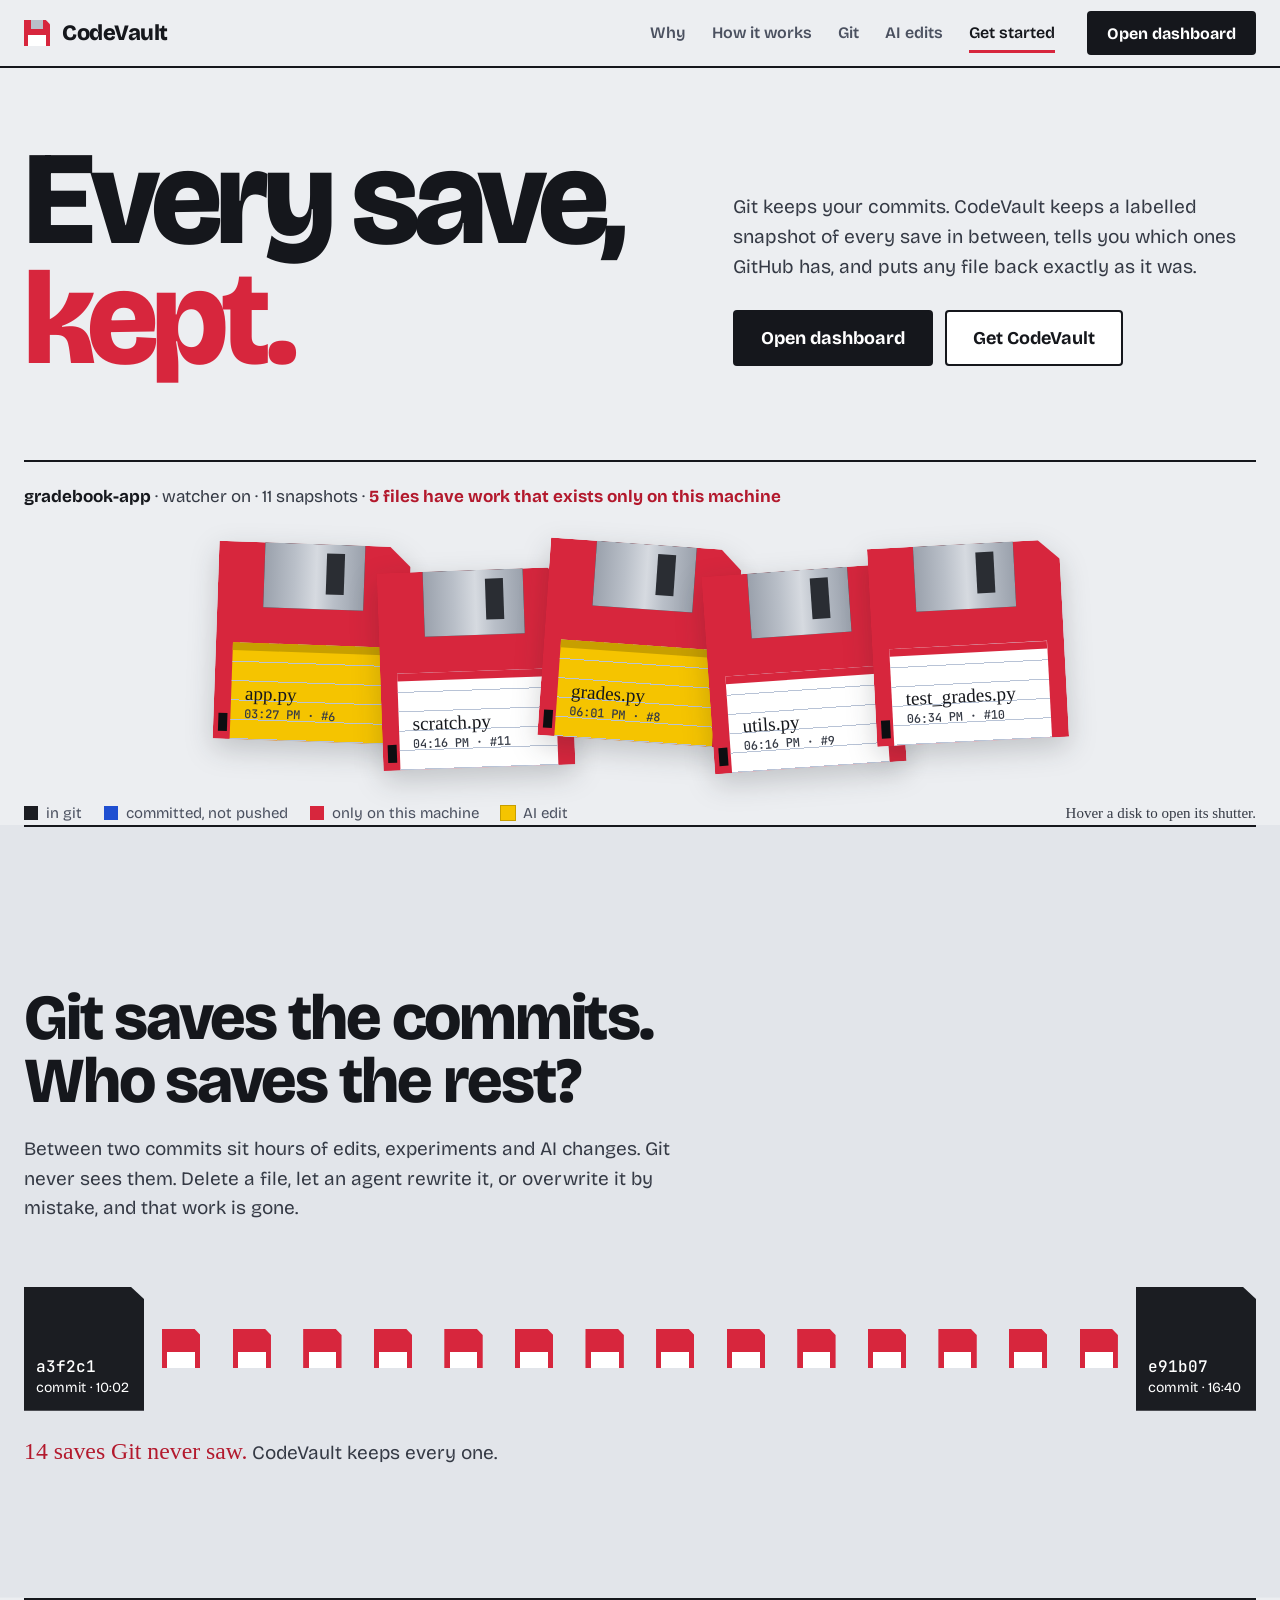
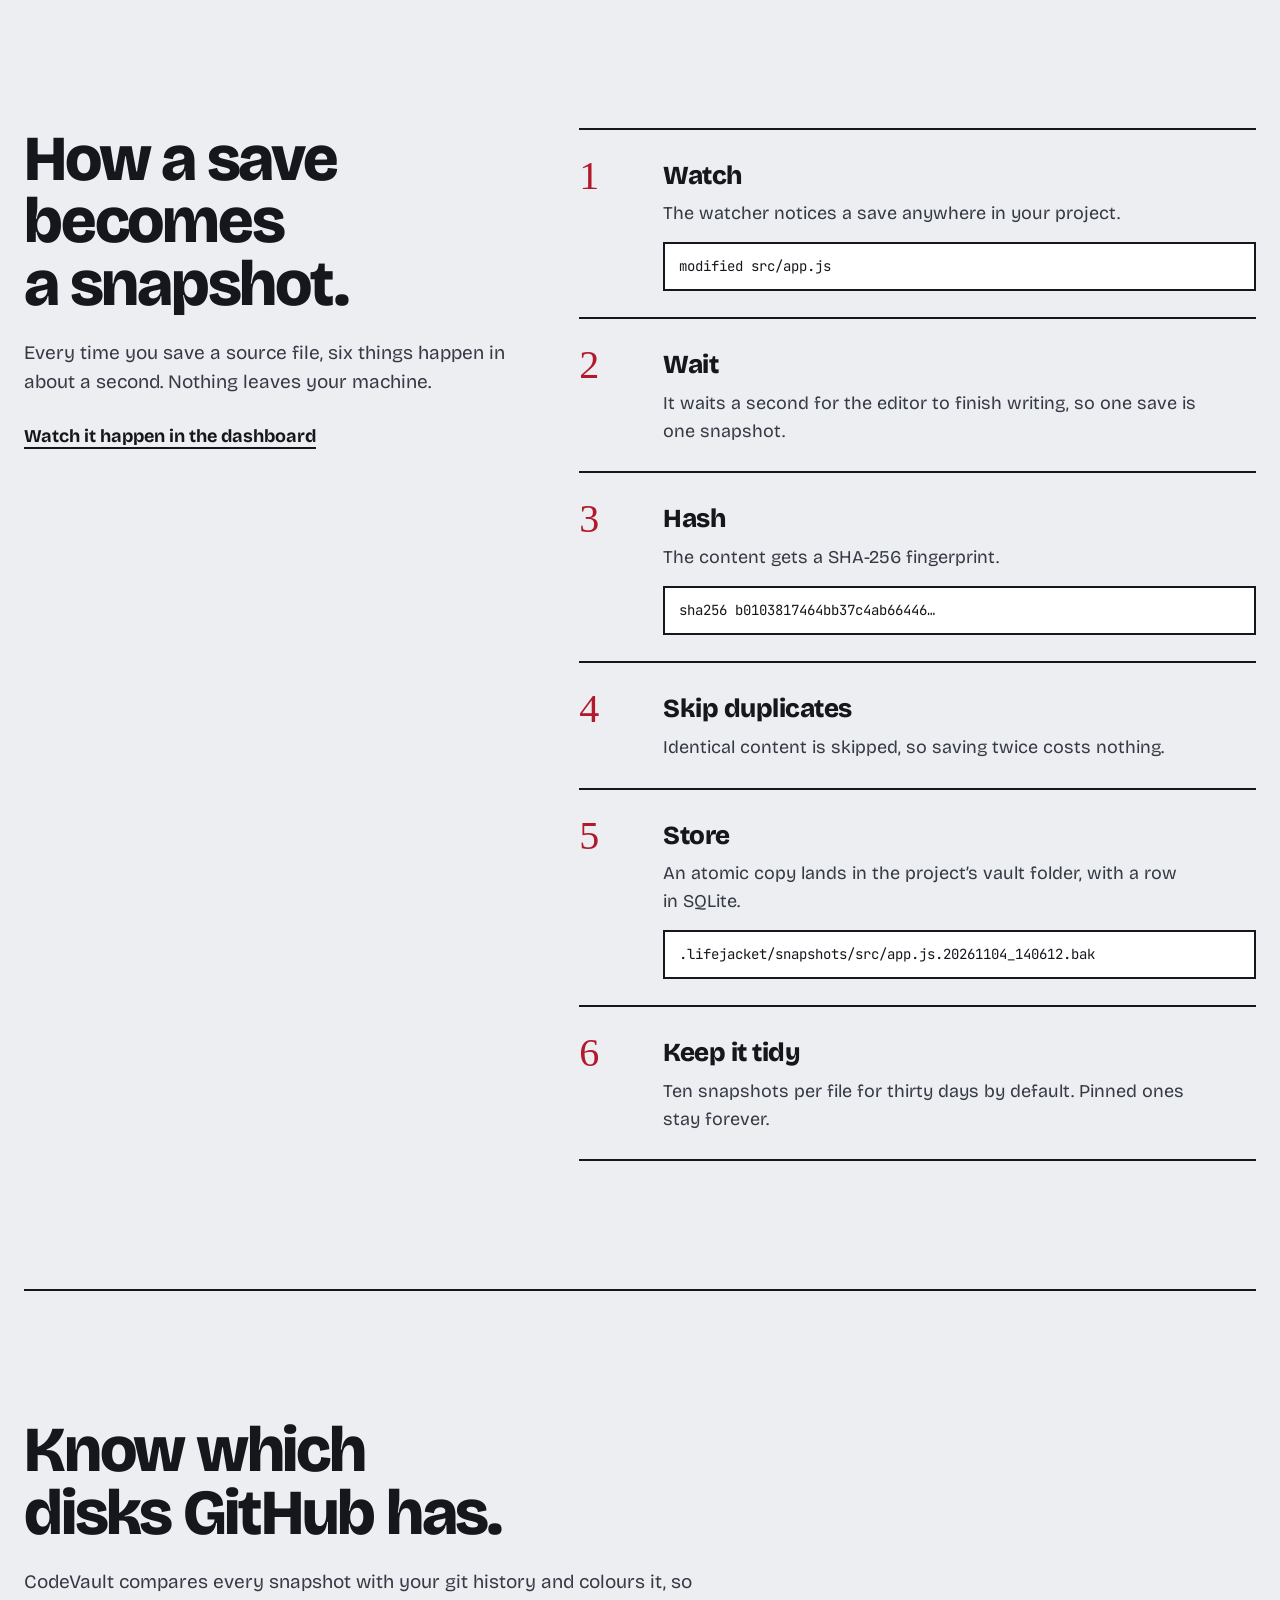
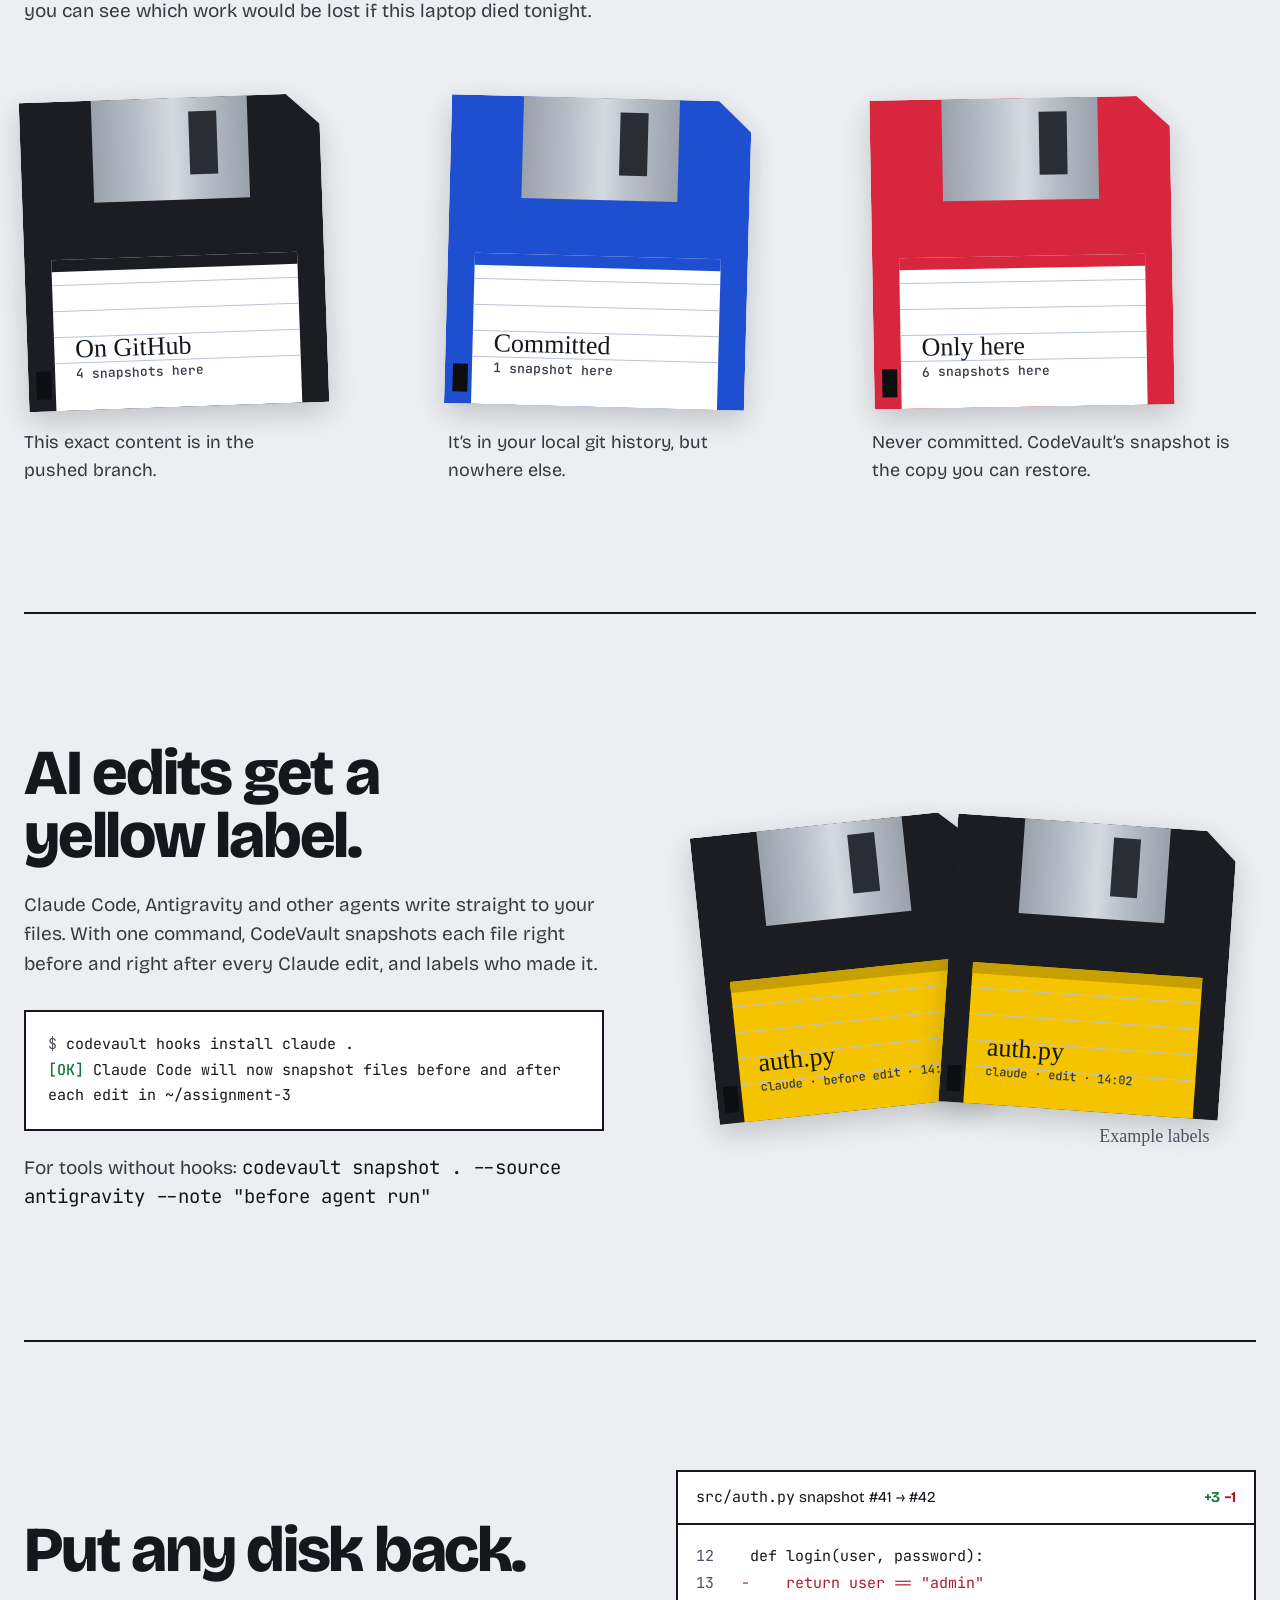
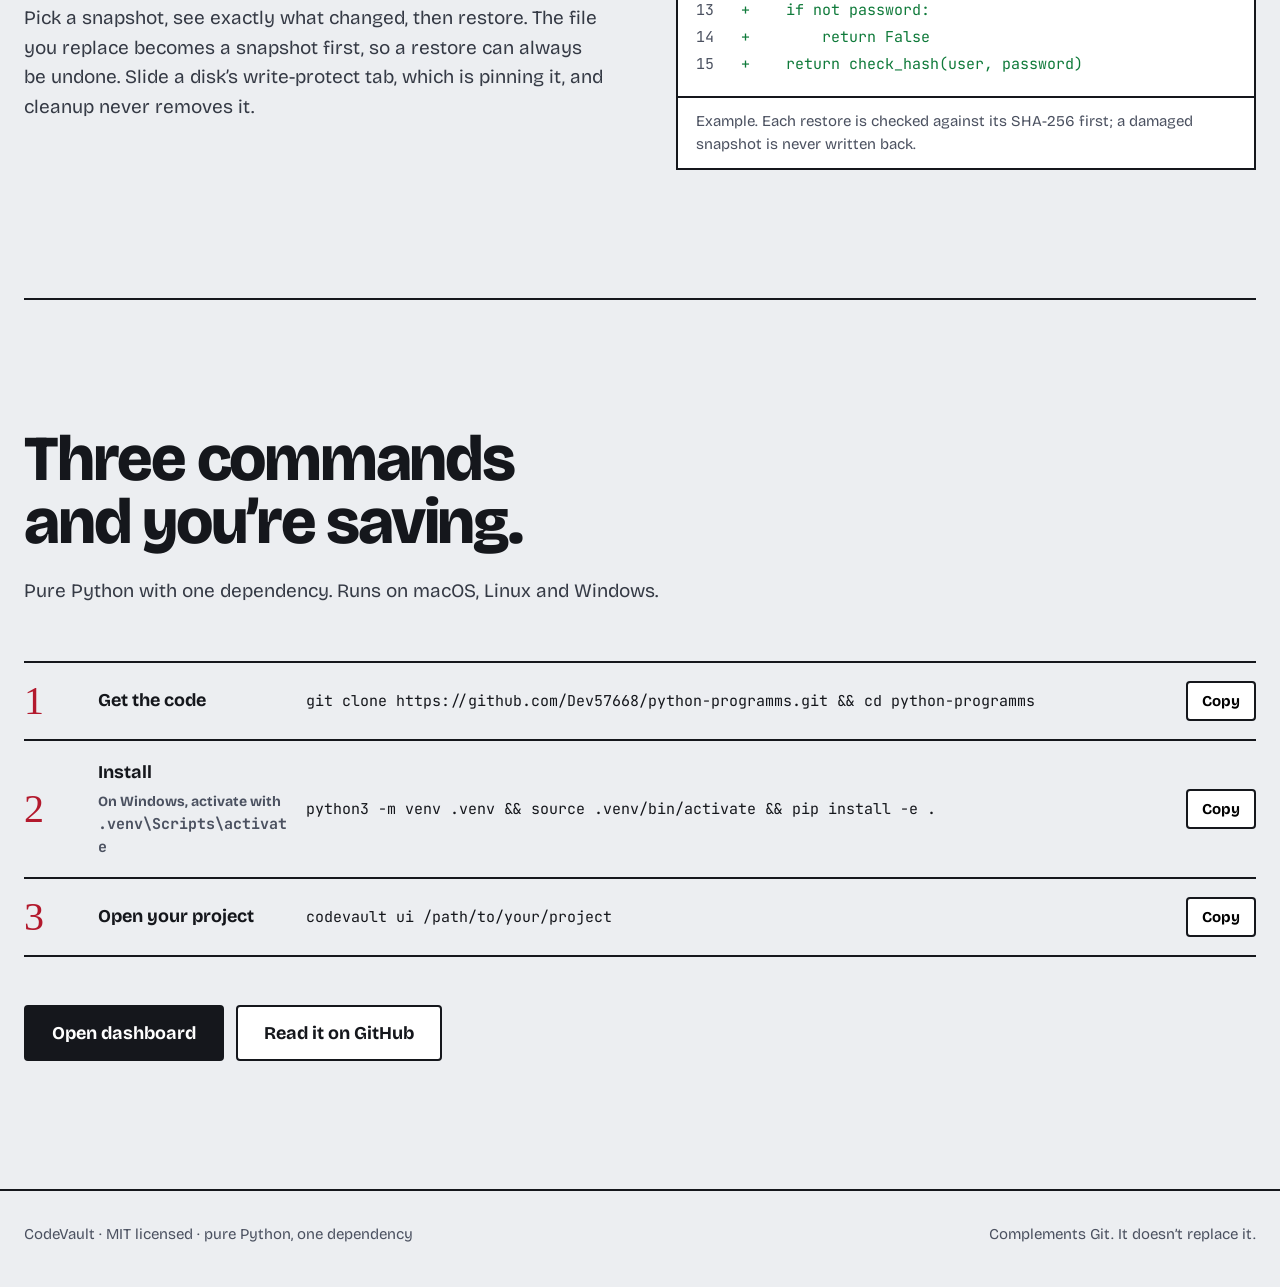
<file: index.html>
<!doctype html>
<html lang="en">
<head>
  <meta charset="utf-8">
  <meta name="viewport" content="width=device-width, initial-scale=1, viewport-fit=cover">
  <meta name="theme-color" content="#eceef1">
  <meta name="description" content="CodeVault keeps a labelled snapshot of every save between your commits, tells you which ones GitHub has, and puts any file back. Local, open source, pure Python.">
  <title>CodeVault · Every save, kept</title>
  <link rel="preconnect" href="https://fonts.googleapis.com">
  <link rel="preconnect" href="https://fonts.gstatic.com" crossorigin>
  <link href="https://fonts.googleapis.com/css2?family=Bricolage+Grotesque:opsz,wght@12..96,400..800&family=JetBrains+Mono:wght@400;500&family=Permanent+Marker&display=swap" rel="stylesheet">
  <link rel="stylesheet" href="landing.css">
  <link rel="icon" href="data:image/svg+xml,%3Csvg xmlns='http://www.w3.org/2000/svg' viewBox='0 0 32 32'%3E%3Cpath d='M3 3h22l4 4v22H3z' fill='%23d7263d'/%3E%3Crect x='9' y='3' width='13' height='9' fill='%23b9bfc8'/%3E%3Crect x='7' y='17' width='18' height='12' fill='%23fff'/%3E%3C/svg%3E">
</head>
<body>
  <a class="skip" href="#top">Skip to content</a>

  <header class="bar">
    <a class="wordmark" href="#top"><span class="mark" aria-hidden="true"></span>CodeVault</a>
    <nav class="chapters" aria-label="Chapters">
      <a href="#why">Why</a>
      <a href="#how">How it works</a>
      <a href="#git">Git</a>
      <a href="#ai">AI edits</a>
      <a href="#start">Get started</a>
    </nav>
    <a class="btn ink" href="dashboard/">Open dashboard</a>
  </header>

  <main id="top">
    <!-- HERO -->
    <section class="hero" aria-labelledby="hero-title">
      <h1 id="hero-title">Every save, <span class="hl">kept.</span></h1>
      <div class="hero-side">
        <p class="lede">Git keeps your commits. CodeVault keeps a labelled snapshot of every save in between, tells you which ones GitHub has, and puts any file back exactly as it was.</p>
        <div class="actions">
          <a class="btn ink large" href="dashboard/">Open dashboard</a>
          <a class="btn large" href="#start">Get CodeVault</a>
        </div>
      </div>

      <div class="desk" aria-labelledby="desk-caption">
        <p class="desk-caption" id="desk-caption"><span id="desk-status">Reading this project…</span></p>
        <div class="pile" id="pile"></div>
        <p class="desk-key">
          <span><i class="sw black"></i>in git</span>
          <span><i class="sw blue"></i>committed, not pushed</span>
          <span><i class="sw red"></i>only on this machine</span>
          <span><i class="sw yellow"></i>AI edit</span>
          <span class="hint"><span class="hover">Hover a disk to open its shutter.</span><span class="tap">Tap a disk to open its shutter.</span></span>
        </p>
      </div>
    </section>

    <!-- 1. WHY -->
    <section class="chapter" id="why" aria-labelledby="why-title">
      <div class="head">
        <h2 id="why-title">Git saves the commits. Who saves the rest?</h2>
        <p>Between two commits sit hours of edits, experiments and AI changes. Git never sees them. Delete a file, let an agent rewrite it, or overwrite it by mistake, and that work is gone.</p>
      </div>
      <figure class="day" aria-label="Two commits with fourteen saves between them that only CodeVault keeps">
        <div class="day-row">
          <span class="commit"><b>a3f2c1</b>commit · 10:02</span>
          <span class="saves" aria-hidden="true">
            <i></i><i></i><i></i><i></i><i></i><i></i><i></i><i></i><i></i><i></i><i></i><i></i><i></i><i></i>
          </span>
          <span class="commit"><b>e91b07</b>commit · 16:40</span>
        </div>
        <figcaption><span class="marker">14 saves Git never saw.</span> CodeVault keeps every one.</figcaption>
      </figure>
    </section>

    <!-- 2. HOW -->
    <section class="chapter how" id="how" aria-labelledby="how-title">
      <div class="head sticky">
        <h2 id="how-title">How a save becomes a snapshot.</h2>
        <p>Every time you save a source file, six things happen in about a second. Nothing leaves your machine.</p>
        <a class="more" href="dashboard/">Watch it happen in the dashboard</a>
      </div>
      <ol class="steps">
        <li><span class="n">1</span><div><h3>Watch</h3><p>The watcher notices a save anywhere in your project.</p><code>modified  src/app.js</code></div></li>
        <li><span class="n">2</span><div><h3>Wait</h3><p>It waits a second for the editor to finish writing, so one save is one snapshot.</p></div></li>
        <li><span class="n">3</span><div><h3>Hash</h3><p>The content gets a SHA-256 fingerprint.</p><code>sha256  b0103817464bb37c4ab66446…</code></div></li>
        <li><span class="n">4</span><div><h3>Skip duplicates</h3><p>Identical content is skipped, so saving twice costs nothing.</p></div></li>
        <li><span class="n">5</span><div><h3>Store</h3><p>An atomic copy lands in the project’s vault folder, with a row in SQLite.</p><code>.lifejacket/snapshots/src/app.js.20261104_140612.bak</code></div></li>
        <li><span class="n">6</span><div><h3>Keep it tidy</h3><p>Ten snapshots per file for thirty days by default. Pinned ones stay forever.</p></div></li>
      </ol>
    </section>

    <!-- 3. GIT -->
    <section class="chapter" id="git" aria-labelledby="git-title">
      <div class="head">
        <h2 id="git-title">Know which disks GitHub has.</h2>
        <p>CodeVault compares every snapshot with your git history and colours it, so you can see which work would be lost if this laptop died tonight.</p>
      </div>
      <div class="three">
        <figure>
          <div class="disk-wrap"><div class="disk big black" aria-hidden="true"><span class="shutter"></span><span class="label"><span class="l-file">On GitHub</span><span class="l-meta" data-count="pushed">pushed</span></span><span class="tab"></span></div></div>
          <figcaption>This exact content is in the pushed branch.</figcaption>
        </figure>
        <figure>
          <div class="disk-wrap"><div class="disk big blue" aria-hidden="true"><span class="shutter"></span><span class="label"><span class="l-file">Committed</span><span class="l-meta" data-count="committed">not pushed yet</span></span><span class="tab"></span></div></div>
          <figcaption>It’s in your local git history, but nowhere else.</figcaption>
        </figure>
        <figure>
          <div class="disk-wrap"><div class="disk big red" aria-hidden="true"><span class="shutter"></span><span class="label"><span class="l-file">Only here</span><span class="l-meta" data-count="local">never committed</span></span><span class="tab"></span></div></div>
          <figcaption>Never committed. CodeVault’s snapshot is the copy you can restore.</figcaption>
        </figure>
      </div>
    </section>

    <!-- 4. AI -->
    <section class="chapter split" id="ai" aria-labelledby="ai-title">
      <div class="head">
        <h2 id="ai-title">AI edits get a yellow label.</h2>
        <p>Claude Code, Antigravity and other agents write straight to your files. With one command, CodeVault snapshots each file right before and right after every Claude edit, and labels who made it.</p>
        <pre class="term" aria-label="Terminal"><span class="p">$</span> codevault hooks install claude .
<span class="ok">[OK]</span> Claude Code will now snapshot files before and after each edit in ~/assignment-3</pre>
        <p class="aside">For tools without hooks: <code>codevault snapshot . --source antigravity --note "before agent run"</code></p>
      </div>
      <div class="ai-pile" aria-label="Example: two snapshots of src/auth.py around a Claude edit">
        <div class="disk-wrap"><div class="disk black" style="--r:-6deg" aria-hidden="true"><span class="shutter"></span><span class="label yellow"><span class="l-file">auth.py</span><span class="l-meta">claude · before edit · 14:02</span></span><span class="tab"></span></div></div>
        <div class="disk-wrap"><div class="disk black" style="--r:4deg" aria-hidden="true"><span class="shutter"></span><span class="label yellow"><span class="l-file">auth.py</span><span class="l-meta">claude · edit · 14:02</span></span><span class="tab"></span></div></div>
        <p class="ex">Example labels</p>
      </div>
    </section>

    <!-- 5. RESTORE -->
    <section class="chapter split" id="restore" aria-labelledby="restore-title">
      <div class="head">
        <h2 id="restore-title">Put any disk back.</h2>
        <p>Pick a snapshot, see exactly what changed, then restore. The file you replace becomes a snapshot first, so a restore can always be undone. Slide a disk’s write-protect tab, which is pinning it, and cleanup never removes it.</p>
      </div>
      <figure class="diff" aria-label="Example diff between two snapshots">
        <div class="diff-head"><span><code>src/auth.py</code> snapshot #41 → #42</span><span><b class="a">+3</b> <b class="r">−1</b></span></div>
<pre><span class="ln">12</span>  def login(user, password):
<span class="ln">13</span> <span class="r">-    return user == "admin"</span>
<span class="ln">13</span> <span class="a">+    if not password:</span>
<span class="ln">14</span> <span class="a">+        return False</span>
<span class="ln">15</span> <span class="a">+    return check_hash(user, password)</span></pre>
        <figcaption>Example. Each restore is checked against its SHA-256 first; a damaged snapshot is never written back.</figcaption>
      </figure>
    </section>

    <!-- 6. START -->
    <section class="chapter start" id="start" aria-labelledby="start-title">
      <div class="head">
        <h2 id="start-title">Three commands and you’re saving.</h2>
        <p>Pure Python with one dependency. Runs on macOS, Linux and Windows.</p>
      </div>
      <ol class="cmds">
        <li><span class="n">1</span><span class="what">Get the code</span><code>git clone https://github.com/Dev57668/python-programms.git &amp;&amp; cd python-programms</code><button class="copy" type="button">Copy</button></li>
        <li><span class="n">2</span><span class="what">Install<span class="win">On Windows, activate with <code>.venv\Scripts\activate</code></span></span><code>python3 -m venv .venv &amp;&amp; source .venv/bin/activate &amp;&amp; pip install -e .</code><button class="copy" type="button">Copy</button></li>
        <li><span class="n">3</span><span class="what">Open your project</span><code>codevault ui /path/to/your/project</code><button class="copy" type="button">Copy</button></li>
      </ol>
      <div class="actions">
        <a class="btn ink large" href="dashboard/">Open dashboard</a>
        <a class="btn large" href="https://github.com/Dev57668/python-programms" target="_blank" rel="noopener noreferrer">Read it on GitHub</a>
      </div>
    </section>
  </main>

  <footer class="foot">
    <span>CodeVault · MIT licensed · pure Python, one dependency</span>
    <span>Complements Git. It doesn’t replace it.</span>
  </footer>

  <script src="demo.js"></script><script src="landing.js"></script>
</body>
</html>
</file>
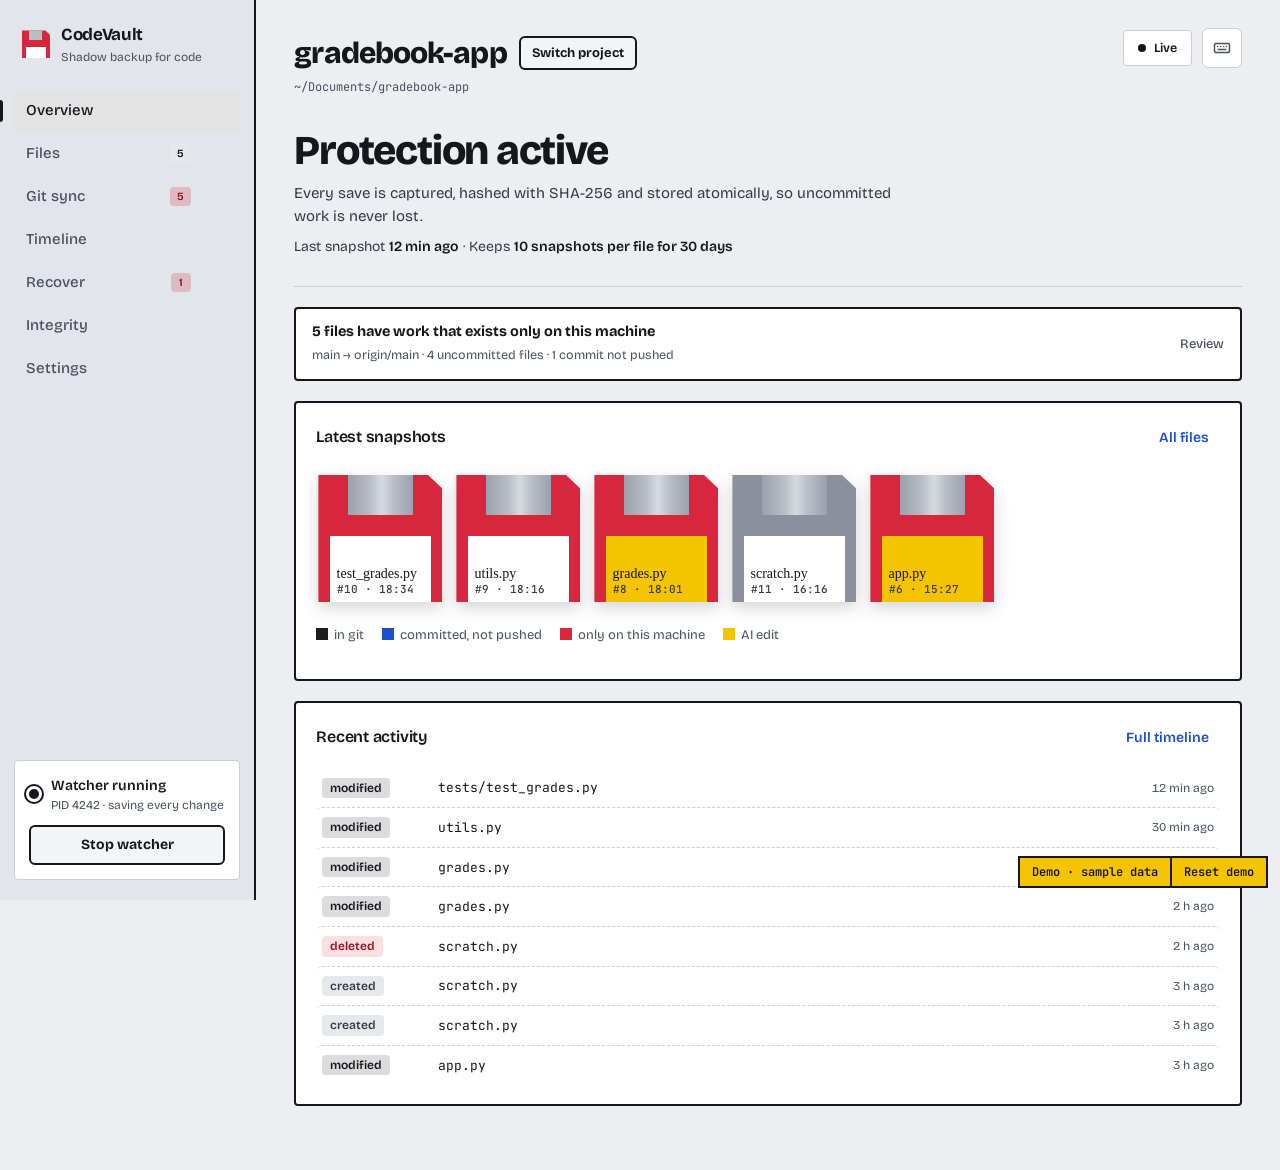
<file: dashboard/index.html>
<!doctype html>
<html lang="en">
<head>
  <meta charset="utf-8">
  <meta name="viewport" content="width=device-width, initial-scale=1, viewport-fit=cover">
  <meta name="theme-color" content="#eceef1">
  <title>CodeVault</title>
  <link rel="preconnect" href="https://fonts.googleapis.com">
  <link rel="preconnect" href="https://fonts.gstatic.com" crossorigin>
  <link href="https://fonts.googleapis.com/css2?family=Bricolage+Grotesque:opsz,wght@12..96,400..800&family=JetBrains+Mono:wght@400;500&family=Permanent+Marker&display=swap" rel="stylesheet">
  <link rel="stylesheet" href="../style.css">
  <link rel="icon" href="data:image/svg+xml,%3Csvg xmlns='http://www.w3.org/2000/svg' viewBox='0 0 24 24'%3E%3Cpath d='M12 2 4 5v6c0 5 3.4 9.4 8 11 4.6-1.6 8-6 8-11V5l-8-3z' fill='%2322c55e'/%3E%3C/svg%3E">
</head>
<body>
  <!-- Icon sprite (Lucide-style, 24px grid, 2px stroke) -->
  <svg width="0" height="0" style="position:absolute" aria-hidden="true">
    <defs>
      <symbol id="i-overview" viewBox="0 0 24 24"><rect x="3" y="3" width="7" height="9" rx="1.5"/><rect x="14" y="3" width="7" height="5" rx="1.5"/><rect x="14" y="12" width="7" height="9" rx="1.5"/><rect x="3" y="16" width="7" height="5" rx="1.5"/></symbol>
      <symbol id="i-files" viewBox="0 0 24 24"><path d="M14 3H7a2 2 0 0 0-2 2v14a2 2 0 0 0 2 2h10a2 2 0 0 0 2-2V8z"/><path d="M14 3v5h5"/><path d="m10 13-2 2 2 2"/><path d="m14 17 2-2-2-2"/></symbol>
      <symbol id="i-timeline" viewBox="0 0 24 24"><path d="M3 12a9 9 0 1 0 3-6.7L3 8"/><path d="M3 3v5h5"/><path d="M12 7v5l3 2"/></symbol>
      <symbol id="i-recover" viewBox="0 0 24 24"><circle cx="12" cy="12" r="9"/><circle cx="12" cy="12" r="4"/><path d="m5.6 5.6 3.6 3.6M14.8 14.8l3.6 3.6M14.8 9.2l3.6-3.6M5.6 18.4l3.6-3.6"/></symbol>
      <symbol id="i-integrity" viewBox="0 0 24 24"><path d="M12 3 4 6v5c0 5 3.4 9.4 8 11 4.6-1.6 8-6 8-11V6z"/><path d="m9 12 2 2 4-4"/></symbol>
      <symbol id="i-settings" viewBox="0 0 24 24"><path d="M4 7h10M18 7h2M4 17h4M12 17h8"/><circle cx="16" cy="7" r="2"/><circle cx="10" cy="17" r="2"/></symbol>
      <symbol id="i-play" viewBox="0 0 24 24"><path d="M7 5v14l11-7z"/></symbol>
      <symbol id="i-stop" viewBox="0 0 24 24"><rect x="6" y="6" width="12" height="12" rx="2"/></symbol>
      <symbol id="i-pin" viewBox="0 0 24 24"><path d="M12 17v5"/><path d="M9 3h6l-1 6 3 3v2H7v-2l3-3z"/></symbol>
      <symbol id="i-restore" viewBox="0 0 24 24"><path d="M3 12a9 9 0 1 0 2.6-6.4L3 8"/><path d="M3 3v5h5"/></symbol>
      <symbol id="i-search" viewBox="0 0 24 24"><circle cx="11" cy="11" r="7"/><path d="m20 20-3.5-3.5"/></symbol>
      <symbol id="i-back" viewBox="0 0 24 24"><path d="m15 18-6-6 6-6"/></symbol>
      <symbol id="i-sun" viewBox="0 0 24 24"><circle cx="12" cy="12" r="4"/><path d="M12 2v2M12 20v2M4.9 4.9l1.4 1.4M17.7 17.7l1.4 1.4M2 12h2M20 12h2M4.9 19.1l1.4-1.4M17.7 6.3l1.4-1.4"/></symbol>
      <symbol id="i-moon" viewBox="0 0 24 24"><path d="M20 14.5A8 8 0 1 1 9.5 4a6.5 6.5 0 0 0 10.5 10.5z"/></symbol>
      <symbol id="i-monitor" viewBox="0 0 24 24"><rect x="3" y="4" width="18" height="12" rx="2"/><path d="M8 20h8M12 16v4"/></symbol>
      <symbol id="i-plus" viewBox="0 0 24 24"><path d="M12 5v14M5 12h14"/></symbol>
      <symbol id="i-edit" viewBox="0 0 24 24"><path d="M4 20h4L19 9l-4-4L4 16z"/></symbol>
      <symbol id="i-trash" viewBox="0 0 24 24"><path d="M4 7h16M10 11v6M14 11v6M6 7l1 13h10l1-13M9 7V4h6v3"/></symbol>
      <symbol id="i-move" viewBox="0 0 24 24"><path d="M5 12h14M13 6l6 6-6 6"/></symbol>
      <symbol id="i-scan" viewBox="0 0 24 24"><path d="M4 8V5a1 1 0 0 1 1-1h3M16 4h3a1 1 0 0 1 1 1v3M20 16v3a1 1 0 0 1-1 1h-3M8 20H5a1 1 0 0 1-1-1v-3M8 12h8"/></symbol>
      <symbol id="i-dot" viewBox="0 0 24 24"><circle cx="12" cy="12" r="3"/></symbol>
      <symbol id="i-eye" viewBox="0 0 24 24"><path d="M2 12s3.5-7 10-7 10 7 10 7-3.5 7-10 7S2 12 2 12z"/><circle cx="12" cy="12" r="3"/></symbol>
      <symbol id="i-hash" viewBox="0 0 24 24"><path d="M4 9h16M4 15h16M10 3 8 21M16 3l-2 18"/></symbol>
      <symbol id="i-layers" viewBox="0 0 24 24"><path d="m12 3 9 5-9 5-9-5z"/><path d="m3 13 9 5 9-5"/></symbol>
      <symbol id="i-scissors" viewBox="0 0 24 24"><circle cx="6" cy="6" r="3"/><circle cx="6" cy="18" r="3"/><path d="M20 4 8.1 15.9M14.5 14.5 20 20M8.1 8.1 12 12"/></symbol>
      <symbol id="i-db" viewBox="0 0 24 24"><ellipse cx="12" cy="5" rx="8" ry="3"/><path d="M4 5v14c0 1.7 3.6 3 8 3s8-1.3 8-3V5"/><path d="M4 12c0 1.7 3.6 3 8 3s8-1.3 8-3"/></symbol>
      <symbol id="i-clock" viewBox="0 0 24 24"><circle cx="12" cy="12" r="9"/><path d="M12 7v5l3 2"/></symbol>
      <symbol id="i-check" viewBox="0 0 24 24"><path d="m5 12 5 5L20 7"/></symbol>
      <symbol id="i-x" viewBox="0 0 24 24"><path d="M18 6 6 18M6 6l12 12"/></symbol>
      <symbol id="i-alert" viewBox="0 0 24 24"><path d="M12 3 2 20h20z"/><path d="M12 10v4M12 17h.01"/></symbol>
      <symbol id="i-branch" viewBox="0 0 24 24"><circle cx="6" cy="5" r="2"/><circle cx="6" cy="19" r="2"/><circle cx="18" cy="7" r="2"/><path d="M6 7v10"/><path d="M18 9c0 5-6 4-12 8"/></symbol>
      <symbol id="i-cloud" viewBox="0 0 24 24"><path d="M7 18a5 5 0 1 1 .9-9.9A6 6 0 0 1 19 10a4 4 0 0 1-1 8z"/><path d="m9 13 2 2 4-4"/></symbol>
      <symbol id="i-commit" viewBox="0 0 24 24"><circle cx="12" cy="12" r="3.5"/><path d="M3 12h5.5M15.5 12H21"/></symbol>
      <symbol id="i-laptop" viewBox="0 0 24 24"><rect x="4" y="5" width="16" height="11" rx="1.5"/><path d="M2 19h20"/></symbol>
      <symbol id="i-bot" viewBox="0 0 24 24"><rect x="4" y="8" width="16" height="11" rx="3"/><path d="M12 4v4M9 13h.01M15 13h.01M9.5 16h5"/></symbol>
      <symbol id="i-upload" viewBox="0 0 24 24"><path d="M12 16V4M6 10l6-6 6 6"/><path d="M4 20h16"/></symbol>
      <symbol id="i-download" viewBox="0 0 24 24"><path d="M12 4v12M6 10l6 6 6-6"/><path d="M4 20h16"/></symbol>
      <symbol id="i-refresh" viewBox="0 0 24 24"><path d="M20 11a8 8 0 0 0-14.5-4.5L3 9"/><path d="M3 4v5h5"/><path d="M4 13a8 8 0 0 0 14.5 4.5L21 15"/><path d="M21 20v-5h-5"/></symbol>
      <symbol id="i-external" viewBox="0 0 24 24"><path d="M14 4h6v6M20 4l-9 9"/><path d="M18 14v5a1 1 0 0 1-1 1H5a1 1 0 0 1-1-1V7a1 1 0 0 1 1-1h5"/></symbol>
      <symbol id="i-github" viewBox="0 0 24 24"><path class="fill" d="M12 .3a12 12 0 0 0-3.8 23.4c.6.1.8-.3.8-.6v-2c-3.3.7-4-1.6-4-1.6-.6-1.4-1.4-1.8-1.4-1.8-1-.7.1-.7.1-.7 1.2.1 1.8 1.2 1.8 1.2 1.1 1.8 2.8 1.3 3.5 1 .1-.8.4-1.3.8-1.6-2.7-.3-5.5-1.3-5.5-5.9 0-1.3.5-2.4 1.2-3.2-.1-.3-.5-1.5.1-3.2 0 0 1-.3 3.3 1.2a11.5 11.5 0 0 1 6 0C17.3 4.7 18.3 5 18.3 5c.6 1.7.2 2.9.1 3.2.8.8 1.2 1.9 1.2 3.2 0 4.6-2.8 5.6-5.5 5.9.4.4.8 1.1.8 2.2v3.3c0 .3.2.7.8.6A12 12 0 0 0 12 .3"/></symbol>
      <symbol id="i-folder" viewBox="0 0 24 24"><path d="M3 7a2 2 0 0 1 2-2h4l2 2h8a2 2 0 0 1 2 2v8a2 2 0 0 1-2 2H5a2 2 0 0 1-2-2z"/></symbol>
      <symbol id="i-keyboard" viewBox="0 0 24 24"><rect x="2" y="6" width="20" height="12" rx="2"/><path d="M6 10h.01M10 10h.01M14 10h.01M18 10h.01M7 14h10"/></symbol>
    </defs>
  </svg>

  <a class="skip" href="#main">Skip to content</a>

  <div class="app">
    <!-- Sidebar (desktop) / rail (laptop) -->
    <aside class="sidebar" aria-label="Primary">
      <a class="brand" href="../" title="CodeVault home">
        <span class="mark brand-mark" aria-hidden="true"></span>
        <div class="brand-text">
          <div class="brand-name">CodeVault</div>
          <div class="brand-sub">Shadow backup for code</div>
        </div>
      </a>

      <nav class="nav" data-nav>
        <button data-view="overview" class="active" aria-label="Overview"><svg class="i"><use href="#i-overview"/></svg><span class="lbl">Overview</span><kbd>1</kbd></button>
        <button data-view="files" aria-label="Files"><svg class="i"><use href="#i-files"/></svg><span class="lbl">Files</span><span class="count" data-count="files"></span><kbd>2</kbd></button>
        <button data-view="git" aria-label="Git sync"><svg class="i"><use href="#i-branch"/></svg><span class="lbl">Git sync</span><span class="count warn" data-count="git"></span><kbd>3</kbd></button>
        <button data-view="timeline" aria-label="Timeline"><svg class="i"><use href="#i-timeline"/></svg><span class="lbl">Timeline</span><kbd>4</kbd></button>
        <button data-view="deleted" aria-label="Recover"><svg class="i"><use href="#i-recover"/></svg><span class="lbl">Recover</span><span class="count warn" data-count="deleted"></span><kbd>5</kbd></button>
        <button data-view="integrity" aria-label="Integrity"><svg class="i"><use href="#i-integrity"/></svg><span class="lbl">Integrity</span><kbd>6</kbd></button>
        <button data-view="settings" aria-label="Settings"><svg class="i"><use href="#i-settings"/></svg><span class="lbl">Settings</span><kbd>7</kbd></button>
      </nav>

      <div class="sidebar-foot">
        <div class="daemon-card">
          <div class="daemon-row">
            <span class="pulse" data-daemon-dot></span>
            <div class="daemon-text">
              <div class="daemon-title" data-daemon-title>Watcher</div>
              <div class="daemon-sub" data-daemon-sub>checking…</div>
            </div>
          </div>
          <button class="btn btn-block" data-daemon-btn disabled><svg class="i rail-only"><use href="#i-play"/></svg><span class="lbl">…</span></button>
        </div>
      </div>
    </aside>

    <!-- Mobile/tablet app bar -->
    <header class="appbar">
      <a class="brand brand-sm" href="../" title="CodeVault home">
        <span class="mark brand-mark" aria-hidden="true"></span>
        <span class="brand-name">CodeVault</span>
      </a>
      <div class="appbar-actions">
        <button class="pill-btn" data-daemon-btn disabled aria-label="Toggle watcher">
          <span class="pulse" data-daemon-dot></span><span class="lbl">…</span>
        </button>
      </div>
    </header>

    <main class="main" id="main" tabindex="-1">
      <header class="topbar">
        <div class="topbar-text">
          <div class="title-row"><h1 id="project-name"><span class="sk sk-title"></span></h1>
            <button class="btn btn-sm" data-switch-project aria-label="Switch project">Switch project</button></div>
          <div class="path" id="project-path" title=""></div>
        </div>
        <div class="topbar-side">
          <div class="live" id="live-indicator" role="status"><span class="live-dot"></span><span class="lbl">Live</span></div>
          <button class="icon-btn kbd-btn" id="kbd-btn" aria-label="Keyboard shortcuts"><svg class="i"><use href="#i-keyboard"/></svg></button>
        </div>
      </header>

      <!-- OVERVIEW -->
      <section class="view active" id="view-overview" aria-labelledby="hero-status">
        <div class="hero" id="hero">
          <div class="hero-text">
            <h2 class="hero-status" id="hero-status">Checking your project…</h2>
            <p id="hero-desc"></p>
            <p class="hero-meta">Last snapshot <b id="hero-last">—</b> · Keeps <b id="hero-retention">—</b></p>
          </div>
          <button class="btn btn-primary hero-cta" data-daemon-btn disabled><span class="lbl">…</span></button>
        </div>

        <button class="sync-strip" id="sync-strip" data-goto="git" hidden></button>

        <div class="card">
          <div class="card-head"><h3>Latest snapshots</h3><button class="link" data-goto="files">All files</button></div>
          <div class="disks" id="disk-row" aria-label="Most recently saved files"></div>
          <p class="disk-key"><span><i style="background:#1b1d22"></i>in git</span><span><i style="background:#1f4fd1"></i>committed, not pushed</span><span><i style="background:#d7263d"></i>only on this machine</span><span><i style="background:#f5c400"></i>AI edit</span></p>
        </div>

        <div class="card">
          <div class="card-head"><h3>Recent activity</h3><button class="link" data-goto="timeline">Full timeline</button></div>
          <ul class="feed" id="feed" aria-live="polite"><li class="feed-empty">Loading…</li></ul>
        </div>
      </section>

      <!-- FILES -->
      <section class="view" id="view-files" aria-labelledby="h-files">
        <div class="split" id="files-split">
          <div class="card file-list-card">
            <div class="card-head">
              <h2 id="h-files">Tracked files</h2>
            </div>
            <label class="search">
              <span class="sr-only">Filter files</span>
              <input id="file-search" type="search" placeholder="Filter files…  ( / )" autocomplete="off">
            </label>
            <ul class="file-list" id="file-list" role="listbox" aria-label="Tracked files"></ul>
          </div>
          <div class="card detail" id="file-detail">
            <div class="empty-state">
              <p>Select a file to browse its snapshot history, compare versions and restore.</p>
            </div>
          </div>
        </div>
      </section>

      <!-- GIT SYNC -->
      <section class="view" id="view-git" aria-labelledby="h-git">
        <h2 class="sr-only" id="h-git">Git sync</h2>
        <div id="git-root"><div class="card"><span class="sk sk-line"></span></div></div>
      </section>

      <!-- TIMELINE -->
      <section class="view" id="view-timeline" aria-labelledby="h-timeline">
        <div class="card">
          <div class="card-head">
            <h2 id="h-timeline">Project timeline</h2>
            <div class="chips" id="timeline-filter" role="group" aria-label="Filter events">
              <button class="chip active" data-f="ALL" aria-pressed="true">All</button>
              <button class="chip" data-f="CREATED" aria-pressed="false">Created</button>
              <button class="chip" data-f="MODIFIED" aria-pressed="false">Modified</button>
              <button class="chip" data-f="DELETED" aria-pressed="false">Deleted</button>
              <button class="chip" data-f="RENAMED" aria-pressed="false">Renamed</button>
              <button class="chip" data-f="AI" aria-pressed="false">AI edits</button>
            </div>
          </div>
          <ol class="timeline" id="timeline-list"></ol>
        </div>
      </section>

      <!-- DELETED -->
      <section class="view" id="view-deleted" aria-labelledby="h-deleted">
        <div class="card">
          <div class="card-head"><h2 id="h-deleted">Recover deleted files</h2><span class="muted small">files CodeVault saw, now missing from disk</span></div>
          <div id="deleted-list"></div>
        </div>
      </section>

      <!-- INTEGRITY -->
      <section class="view" id="view-integrity" aria-labelledby="h-integrity">
        <div class="card">
          <div class="card-head">
            <h2 id="h-integrity">Integrity verification</h2>
            <button class="btn btn-primary" id="verify-btn"><span class="lbl">Run verification</span></button>
          </div>
          <p class="muted lead">Re-hashes every stored snapshot and compares it with the SHA-256 recorded in the database. Corrupted or missing snapshots are never restored.</p>
          <div id="verify-result"></div>
        </div>
      </section>

      <!-- SETTINGS -->
      <section class="view" id="view-settings" aria-labelledby="h-settings">
        <div class="card">
          <div class="card-head"><h2 id="h-settings">Effective configuration</h2><span class="muted small">change with <code>codevault config set</code></span></div>
          <dl id="settings-list" class="settings"></dl>
        </div>
      </section>
    </main>

    <!-- Mobile bottom tab bar -->
    <nav class="tabbar" data-nav aria-label="Primary">
      <button data-view="overview" class="active"><svg class="i"><use href="#i-overview"/></svg><span>Home</span></button>
      <button data-view="files"><svg class="i"><use href="#i-files"/></svg><span>Files</span></button>
      <button data-view="git"><svg class="i"><use href="#i-branch"/></svg><span>Git</span><span class="count warn" data-count="git"></span></button>
      <button data-view="timeline"><svg class="i"><use href="#i-timeline"/></svg><span>Timeline</span></button>
      <button data-view="deleted"><svg class="i"><use href="#i-recover"/></svg><span>Recover</span><span class="count warn" data-count="deleted"></span></button>
      <button data-view="integrity"><svg class="i"><use href="#i-integrity"/></svg><span>Verify</span></button>
      <button data-view="settings"><svg class="i"><use href="#i-settings"/></svg><span>Config</span></button>
    </nav>
  </div>

  <!-- modal / bottom sheet -->
  <div class="modal-backdrop" id="modal" hidden>
    <div class="modal" role="dialog" aria-modal="true" aria-labelledby="modal-title">
      <span class="sheet-grip" aria-hidden="true"></span>
      <h3 id="modal-title"></h3>
      <div id="modal-body"></div>
      <div class="modal-actions">
        <button class="btn" id="modal-cancel">Cancel</button>
        <button class="btn btn-primary" id="modal-ok">Confirm</button>
      </div>
    </div>
  </div>

  <div class="toasts" id="toasts" role="status" aria-live="polite"></div>

  <script src="../demo.js"></script><script src="../app.js"></script>
</body>
</html>
</file>
<file: landing.css>
/* CodeVault landing page: every save is a floppy disk.
   Light desk-grey ground, disk plastics carry meaning (black = in git,
   blue = committed not pushed, red = only on this machine, yellow label = AI edit). */

:root {
  --desk: #eceef1;
  --desk-2: #e2e5ea;
  --paper: #ffffff;
  --ink: #15171c;
  --ink-2: #353a45;
  --muted: #4b5160;
  --line: #c9ced6;
  --rule: #b8c3d6;          /* the label's ruled lines */
  --black: #1b1d22;
  --blue: #1f4fd1;
  --red: #d7263d;
  --red-ink: #b3192d;
  --yellow: #f5c400;
  --metal: #b9bfc8;
  --metal-2: #9aa1ac;
  --recess: #2a2d33;
  --display: "Bricolage Grotesque", "Helvetica Neue", Arial, sans-serif;
  --marker: "Permanent Marker", "Bradley Hand", "Comic Sans MS", cursive;
  --mono: "JetBrains Mono", ui-monospace, Menlo, Consolas, monospace;
  --wrap: 1240px;
  --bar-h: 68px;
  color-scheme: light;
}

*, *::before, *::after { box-sizing: border-box; }
html { scroll-behavior: smooth; scroll-padding-top: calc(var(--bar-h) + 24px); accent-color: var(--red); }
body { margin: 0; background: var(--desk); color: var(--ink); font: 18px/1.55 var(--display); font-optical-sizing: auto; -webkit-font-smoothing: antialiased; overflow-x: hidden; }
h1, h2, h3, p, ol, figure, pre { margin: 0; }
p, figcaption, li { text-wrap: pretty; }
a { color: inherit; }
code, pre { font-family: var(--mono); }
::selection { background: var(--yellow); color: var(--ink); }
:focus-visible { outline: 3px solid var(--blue); outline-offset: 3px; }
.skip { position: fixed; left: 12px; top: -60px; z-index: 30; padding: 10px 14px; background: var(--ink); color: #fff; font-weight: 700; }
.skip:focus { top: 12px; }

/* ---------- buttons ---------- */
.btn {
  display: inline-flex; align-items: center; justify-content: center;
  min-height: 44px; padding: 10px 18px; border: 2px solid var(--ink); border-radius: 4px;
  background: var(--paper); color: var(--ink); font: 700 16px var(--display); text-decoration: none; white-space: nowrap;
  transition: transform .15s, background .15s;
}
.btn:hover { background: var(--desk-2); }
.btn:active { transform: translateY(1px); }
.btn.ink { background: var(--ink); color: #fff; }
.btn.ink:hover { background: var(--ink-2); }
.btn.large { min-height: 56px; padding: 14px 26px; font-size: 18px; }

/* ---------- top bar ---------- */
.bar {
  position: sticky; top: 0; z-index: 20; height: var(--bar-h);
  display: flex; align-items: center; gap: 32px;
  padding: 0 max(24px, calc((100vw - var(--wrap)) / 2));
  background: var(--desk); border-bottom: 2px solid var(--ink);
}
.wordmark { display: inline-flex; align-items: center; gap: 12px; font-weight: 800; font-size: 22px; letter-spacing: -.02em; text-decoration: none; }
.mark { position: relative; width: 26px; height: 26px; background: var(--red); clip-path: polygon(0 0, 84% 0, 100% 16%, 100% 100%, 0 100%); }
.mark::before { content: ""; position: absolute; left: 26%; top: 0; width: 46%; height: 34%; background: var(--metal); }
.mark::after { content: ""; position: absolute; left: 16%; right: 16%; bottom: 0; height: 42%; background: #fff; }
.chapters { display: flex; gap: 26px; margin-left: auto; }
.chapters a { position: relative; padding: 6px 0; font-weight: 600; font-size: 16px; color: var(--muted); text-decoration: none; transition: color .15s; }
.chapters a:hover, .chapters a.on { color: var(--ink); }
.chapters a.on::after { content: ""; position: absolute; left: 0; right: 0; bottom: -2px; height: 3px; background: var(--red); }

/* ---------- the disk ---------- */
.disk {
  --c: var(--black); --r: 0deg;
  position: relative; display: block; flex: none;
  width: var(--w, 200px); aspect-ratio: 1 / 1.03;
  padding: 0; border: 0; cursor: default;
  background: var(--c);
  clip-path: polygon(0 0, 89% 0, 100% 10%, 100% 100%, 0 100%);
  transform: rotate(var(--r));
  font-family: var(--display); text-align: left;
}
.disk.blue { --c: var(--blue); }
.disk.red { --c: var(--red); }
.disk.black { --c: var(--black); }
/* metal shutter over a recess that holds the hash */
.disk .shutter, .disk .well { position: absolute; top: 0; left: 24%; width: 52%; height: 33%; }
.disk .well { display: flex; align-items: center; padding: 8px; background: var(--recess); font: 500 11px/1.4 var(--mono); color: #e7eaf0; overflow: hidden; word-break: break-all; }
.disk .shutter {
  z-index: 1;
  background: linear-gradient(90deg, var(--metal-2), var(--metal) 30%, #d6dae0 52%, var(--metal) 70%, var(--metal-2));
  transition: transform .45s cubic-bezier(.16, 1, .3, 1);
}
.disk .shutter::after { content: ""; position: absolute; left: 62%; top: 14%; width: 18%; height: 62%; background: var(--recess); }
/* the label: ruled white stock, written in marker */
.disk .label {
  --band: var(--black);
  position: absolute; left: 9%; right: 9%; bottom: 0; height: 49%;
  display: flex; flex-direction: column; justify-content: flex-end; gap: 2px;
  padding: 8% 7% 9%;
  background:
    linear-gradient(var(--band) 0 0) top / 100% 8% no-repeat,
    repeating-linear-gradient(transparent 0 calc(1.45em - 1px), var(--rule) calc(1.45em - 1px) 1.45em),
    var(--paper);
  color: var(--ink);
}
.disk.red .label { --band: var(--red); }
.disk.blue .label { --band: var(--blue); }
.disk .label.yellow { --band: #c79f00; background-color: var(--yellow); }
.disk .l-file { font: 400 clamp(17px, calc(var(--w, 200px) * .1), 26px)/1.15 var(--marker); overflow: hidden; text-overflow: ellipsis; white-space: nowrap; }
.disk .l-meta { font: 500 12px/1.3 var(--mono); color: var(--ink-2); overflow: hidden; text-overflow: ellipsis; white-space: nowrap; }
/* write-protect tab: a slider in the bottom-left corner; open (pinned) shows a hole */
.disk .tab { position: absolute; left: 2.5%; bottom: 4%; width: 5%; height: 9%; background: #0d0e11; }
.disk.pinned .tab { background: var(--desk); box-shadow: inset 0 0 0 2px #0d0e11; }
button.disk { cursor: pointer; }
button.disk:hover .shutter, button.disk:focus-visible .shutter, button.disk.open .shutter { transform: translateX(46%); }
.disk-wrap { position: relative; flex: none; filter: drop-shadow(0 10px 14px rgba(21, 23, 28, .2)); }
.disk-wrap:focus-within { filter: drop-shadow(0 0 0 transparent) drop-shadow(0 14px 20px rgba(21, 23, 28, .32)); }
.disk-wrap:has(:focus-visible)::after { content: ""; position: absolute; inset: -6px; border: 3px solid var(--blue); pointer-events: none; }

/* ---------- hero ---------- */
main { padding: 0 max(24px, calc((100vw - var(--wrap)) / 2)); }
.hero { display: grid; grid-template-columns: minmax(0, 1.25fr) minmax(0, 1fr); gap: 24px 56px; padding: 72px 0 0; align-items: end; }
h1 { font-weight: 800; font-size: clamp(64px, 10.4vw, 152px); line-height: .9; letter-spacing: -.045em; font-variation-settings: "opsz" 96; }
h1 .hl { color: var(--red); }
.hero-side { padding-bottom: 14px; }
.lede { max-width: 42ch; font-size: clamp(18px, 1.5vw, 21px); color: var(--ink-2); }
.actions { display: flex; flex-wrap: wrap; gap: 12px; margin-top: 28px; }

.desk { grid-column: 1 / -1; margin-top: 56px; padding-top: 22px; border-top: 2px solid var(--ink); }
.desk-caption { font-size: 17px; color: var(--ink-2); }
.desk-caption b { color: var(--ink); }
.desk-caption .risk { color: var(--red-ink); font-weight: 700; }
.desk-caption .sample { color: var(--muted); }
/* the pile bleeds into the next section on purpose */
.pile { position: relative; z-index: 2; display: flex; justify-content: center; align-items: flex-end; margin: 34px 0 -96px; padding: 0 12px; }
.pile .disk-wrap { margin: 0 -14px; }
.pile .disk { --w: clamp(150px, 15vw, 210px); }
.pile .disk-wrap:nth-child(odd) { margin-bottom: 26px; }
.pile .disk-wrap.drop { animation: drop .8s cubic-bezier(.16, 1, .3, 1) backwards; animation-delay: calc(var(--i) * 70ms); }
@keyframes drop { from { transform: translateY(-60px); opacity: 0; } }
.desk-key { position: relative; z-index: 3; display: flex; flex-wrap: wrap; gap: 8px 22px; margin-top: 130px; font-size: 15px; color: var(--muted); }
.desk-key span { display: inline-flex; align-items: center; gap: 8px; }
.desk-key .hint { margin-left: auto; font-family: var(--marker); color: var(--ink-2); }
.sw { width: 14px; height: 14px; }
.sw.black { background: var(--black); } .sw.blue { background: var(--blue); } .sw.red { background: var(--red); } .sw.yellow { background: var(--yellow); outline: 1px solid #c79f00; }

/* ---------- chapters ---------- */
.chapter { padding: 128px 0; border-top: 2px solid var(--ink); }
#why { padding-top: 160px; background: var(--desk-2); box-shadow: 0 0 0 100vmax var(--desk-2); clip-path: inset(0 -100vmax); }
.head h2 { font-weight: 800; font-size: clamp(38px, 5vw, 72px); line-height: .98; letter-spacing: -.035em; max-width: 16ch; text-wrap: balance; }
.head p { margin-top: 22px; max-width: 56ch; color: var(--ink-2); font-size: 19px; }
.more { display: inline-block; margin-top: 26px; font-weight: 700; text-decoration-thickness: 2px; text-underline-offset: 5px; }
.split { display: grid; grid-template-columns: minmax(0, 1fr) minmax(0, 1fr); gap: 72px; align-items: center; }
.how { display: grid; grid-template-columns: minmax(0, 5fr) minmax(0, 7fr); gap: 72px; align-items: start; }
.sticky { position: sticky; top: calc(var(--bar-h) + 40px); }

/* why: one day between two commits */
.day { margin-top: 64px; }
.day-row { display: grid; grid-template-columns: auto minmax(0, 1fr) auto; gap: 18px; align-items: center; }
.commit { display: flex; flex-direction: column; justify-content: flex-end; width: 120px; height: 124px; padding: 0 12px 12px; background: var(--black); color: #fff; font-size: 14px; clip-path: polygon(0 0, 89% 0, 100% 10%, 100% 100%, 0 100%); }
.commit b { font: 500 16px var(--mono); }
.saves { display: flex; justify-content: space-between; gap: 6px; }
.saves i { position: relative; width: clamp(18px, 3vw, 40px); aspect-ratio: 1 / 1.03; background: var(--red); clip-path: polygon(0 0, 85% 0, 100% 15%, 100% 100%, 0 100%); }
.saves i::after { content: ""; position: absolute; left: 14%; right: 14%; bottom: 0; height: 42%; background: #fff; }
.day figcaption { margin-top: 22px; font-size: 19px; color: var(--ink-2); }
.marker { font-family: var(--marker); font-size: 1.25em; color: var(--red-ink); }

/* how: steps on ruled strips */
.steps { list-style: none; padding: 0; }
.steps li { display: grid; grid-template-columns: 64px minmax(0, 1fr); gap: 20px; padding: 26px 0; border-top: 2px solid var(--ink); }
.steps li:last-child { border-bottom: 2px solid var(--ink); }
.n { font: 400 40px/1 var(--marker); color: var(--red-ink); }
.steps h3 { font-weight: 800; font-size: 26px; letter-spacing: -.02em; }
.steps p { margin-top: 4px; color: var(--ink-2); }
.steps code { display: block; margin-top: 14px; padding: 12px 14px; background: var(--paper); border: 2px solid var(--ink); font-size: 14px; overflow-x: auto; white-space: nowrap; }

/* git: three big disks */
.three { display: grid; grid-template-columns: repeat(3, minmax(0, 1fr)); gap: 40px; margin-top: 72px; }
.three figure { display: flex; flex-direction: column; gap: 22px; }
.three .disk-wrap { width: min(100%, 300px); }
.three .disk { --w: 100%; }
.three figure:nth-child(1) .disk { --r: -2deg; }
.three figure:nth-child(2) .disk { --r: 1.5deg; }
.three figure:nth-child(3) .disk { --r: -1deg; }
.three .l-file { font-size: 26px; }
.three .l-meta { font-size: 13px; }
.three figcaption { max-width: 30ch; font-size: 18px; color: var(--ink-2); }

/* ai */
.term { margin-top: 32px; padding: 20px 22px; background: var(--paper); border: 2px solid var(--ink); font-size: 15px; line-height: 1.7; white-space: pre-wrap; overflow-wrap: anywhere; }
.term .p { color: var(--muted); }
.term .ok { color: #0f7a3a; font-weight: 500; }
.aside { margin-top: 18px; font-size: 16px; color: var(--muted); }
.aside code { color: var(--ink); overflow-wrap: anywhere; }
.ai-pile { position: relative; display: flex; justify-content: center; padding: 20px 0 40px; }
.ai-pile .disk-wrap { margin: 0 -18px; }
.ai-pile .disk { --w: clamp(200px, 22vw, 280px); }
.ai-pile .ex { position: absolute; bottom: 0; right: 8%; font-family: var(--marker); color: var(--muted); }

/* restore */
.diff { background: var(--paper); border: 2px solid var(--ink); }
.diff-head { display: flex; justify-content: space-between; gap: 16px; padding: 14px 18px; border-bottom: 2px solid var(--ink); font-size: 15px; }
.diff-head .a, .diff .a { color: #0f7a3a; } .diff-head .r, .diff .r { color: var(--red-ink); }
.diff pre { padding: 18px; font-size: 15px; line-height: 1.8; overflow-x: auto; }
.diff .ln { display: inline-block; width: 2.4em; color: var(--muted); user-select: none; }
.diff figcaption { padding: 12px 18px; border-top: 2px solid var(--ink); font-size: 15px; color: var(--muted); }

/* start */
.cmds { list-style: none; padding: 0; margin-top: 56px; }
.cmds li { display: grid; grid-template-columns: 56px 190px minmax(0, 1fr) auto; gap: 18px; align-items: center; padding: 18px 0; border-top: 2px solid var(--ink); }
.cmds li:last-child { border-bottom: 2px solid var(--ink); }
.cmds .what { font-weight: 700; }
.cmds code { font-size: 15px; overflow-wrap: anywhere; }
.copy { min-height: 40px; padding: 6px 14px; border: 2px solid var(--ink); border-radius: 4px; background: var(--paper); font: 700 15px var(--display); cursor: pointer; }
.copy:hover { background: var(--desk-2); }
.copy.done { background: var(--yellow); }
.start .actions { margin-top: 48px; }

.foot { display: flex; flex-wrap: wrap; justify-content: space-between; gap: 8px 24px; padding: 32px max(24px, calc((100vw - var(--wrap)) / 2)) 40px; border-top: 2px solid var(--ink); font-size: 15px; color: var(--muted); }

/* ---------- responsive ---------- */
@media (max-width: 1000px) {
  .hero { grid-template-columns: minmax(0, 1fr); }
  .how, .split { grid-template-columns: minmax(0, 1fr); gap: 48px; }
  .sticky { position: static; }
  .three { grid-template-columns: minmax(0, 1fr); max-width: 360px; }
}
@media (max-width: 760px) {
  .chapters { display: none; }
  .bar { justify-content: space-between; }
  .hero { padding-top: 44px; }
  .pile { justify-content: flex-start; overflow-x: auto; margin: 26px -24px -60px; padding: 30px 24px 10px; scroll-snap-type: x proximity; scrollbar-width: none; }
  .pile::-webkit-scrollbar { display: none; }
  .pile .disk-wrap { margin: 0 -8px; scroll-snap-align: center; }
  .pile .disk { --w: 150px; }
  .desk-key { margin-top: 90px; }
  .desk-key .hint { margin-left: 0; }
  .chapter { padding: 88px 0; }
  #why { padding-top: 110px; }
  .head p { font-size: 17px; }
  .day-row { grid-template-columns: minmax(0, 1fr); }
  .commit { width: 100%; height: auto; padding: 14px; clip-path: none; }
  .saves { flex-wrap: wrap; justify-content: flex-start; }
  .saves i { width: 34px; }
  .steps li { grid-template-columns: 44px minmax(0, 1fr); }
  .n { font-size: 32px; }
  .cmds li { grid-template-columns: 40px minmax(0, 1fr) auto; }
  .cmds code { grid-column: 1 / -1; }
  .actions .btn { flex: 1; }
  .ai-pile .disk { --w: 170px; }
}
@media (prefers-reduced-motion: reduce) {
  html { scroll-behavior: auto; }
  *, *::before, *::after { animation-duration: .01ms !important; transition-duration: .01ms !important; }
}

/* touch: the hint says tap, not hover */
.hint .tap { display: none; }
@media (hover: none) { .hint .hover { display: none; } .hint .tap { display: inline; } }
.cmds .win { display: block; margin-top: 4px; font-size: 14px; color: var(--muted); }
</file>
<file: style.css>
/* =========================================================================
   CodeVault dashboard
   Design system: the floppy-disk world, light only · Bricolage Grotesque / JetBrains Mono
   Breakpoints: ≥1280 sidebar · 1024–1279 icon rail · <1024 app bar + tab bar
   ========================================================================= */

:root {
  /* the floppy-disk world, light only (see landing.css) */
  --bg: #eceef1;            /* desk */
  --bg-2: #e2e5ea;
  --panel: #ffffff;         /* label stock */
  --panel-2: #f3f4f6;
  --panel-3: #e6e8ec;
  --line: #c9ced6;
  --line-strong: #8b919c;
  --ink: #15171c;
  --text: #15171c;
  --text-2: #353a45;
  --muted: #4b5160;
  /* roles: action = ink, committed = blue plastic, only here / deleted = red plastic, AI = yellow label */
  --green: #15171c;  --green-soft: #353a45; --green-ink: #15171c; --on-green: #ffffff;
  --cyan: #1f4fd1;   --cyan-ink: #1f4fd1;
  --amber: #d7263d;  --amber-ink: #8f1222;
  --red: #d7263d;    --red-ink: #8f1222;
  --violet: #f5c400; --violet-ink: #5c4600;
  --add-bg: rgba(15, 122, 58, .10);
  --del-bg: rgba(215, 38, 61, .08);
  --glow: none;
  --shadow: none;
  --grid-dot: transparent;

  /* type */
  --font: "Bricolage Grotesque", "Helvetica Neue", Arial, sans-serif;
  --mono: "JetBrains Mono", ui-monospace, "SF Mono", Menlo, Consolas, monospace;
  --marker: "Permanent Marker", "Bradley Hand", cursive;

  /* scale */
  --r-sm: 4px;
  --r: 4px;
  --r-lg: 4px;
  --sidebar-w: 256px;
  --rail-w: 76px;
  --tabbar-h: 64px;
  --appbar-h: 56px;
  --tap: 38px;
  --ease: cubic-bezier(.2, .8, .2, 1);

  /* z-index scale */
  --z-sticky: 10;
  --z-nav: 20;
  --z-toast: 40;
  --z-modal: 50;

  color-scheme: light;
}

/* ---------- base ---------- */
*, *::before, *::after { box-sizing: border-box; }
html { -webkit-text-size-adjust: 100%; }
html, body { min-height: 100%; }
body {
  margin: 0;
  background-color: var(--bg);
  color: var(--text);
  font: 15px/1.55 var(--font);
  -webkit-font-smoothing: antialiased;
  overflow-x: hidden;
  overscroll-behavior-y: none;
}
button { font: inherit; color: inherit; cursor: pointer; background: none; border: 0; padding: 0; }
button:disabled { cursor: default; }
code, kbd, .mono { font-family: var(--mono); }
h1, h2, h3 { margin: 0; letter-spacing: -.015em; }
h2 { font-size: 18px; font-weight: 600; }
h3 { font-size: 16px; font-weight: 600; }
.muted { color: var(--muted); }
.small { font-size: 12.5px; }
.lead { max-width: 70ch; margin: 0 0 4px; }
[hidden] { display: none !important; }
.sr-only { position: absolute; width: 1px; height: 1px; padding: 0; margin: -1px; overflow: hidden; clip: rect(0 0 0 0); white-space: nowrap; border: 0; }

.i { width: 18px; height: 18px; flex: none; fill: none; stroke: currentColor; stroke-width: 2; stroke-linecap: round; stroke-linejoin: round; }
.i-sm { width: 15px; height: 15px; }
use[href="#i-play"], use[href="#i-stop"] { fill: currentColor; stroke: none; }
symbol path.fill { fill: currentColor; stroke: none; }

:focus { outline: none; }
::placeholder { color: var(--muted); opacity: 1; }
::selection { background: color-mix(in srgb, var(--green) 30%, transparent); color: var(--text); }
html { accent-color: var(--green); caret-color: var(--green); scrollbar-color: var(--line-strong) transparent; }
time, .v-time, .stat-foot { font-variant-numeric: tabular-nums; }
:focus-visible { outline: 2px solid var(--green); outline-offset: 2px; border-radius: 6px; }

.skip {
  position: fixed; left: 12px; top: -60px; z-index: var(--z-modal);
  background: var(--green); color: var(--on-green); padding: 10px 14px; border-radius: var(--r-sm); font-weight: 600;
}
.skip:focus { top: 12px; }

/* ---------- skeletons ---------- */
.sk {
  display: inline-block; border-radius: 6px; vertical-align: middle;
  background: linear-gradient(90deg, var(--panel-2) 25%, var(--panel-3) 50%, var(--panel-2) 75%);
  background-size: 200% 100%; animation: shimmer 1.4s linear infinite;
}
.sk-title { width: 160px; height: 26px; }
.sk-line { width: 70%; height: 14px; }
.sk-num { width: 60px; height: 30px; }
.sk-ico { width: 26px; height: 26px; border-radius: 6px; }
@keyframes shimmer { to { background-position: -200% 0; } }

/* ---------- app shell ---------- */
.app { display: grid; grid-template-columns: var(--sidebar-w) minmax(0, 1fr); min-height: 100vh; min-height: 100dvh; }
.appbar, .tabbar { display: none; }

.sidebar {
  position: sticky; top: 0; height: 100vh; height: 100dvh; z-index: var(--z-nav);
  display: flex; flex-direction: column; gap: 22px;
  padding: 20px 14px;
  border-right: 1px solid var(--line);
  background: var(--bg-2);
}
.brand { display: flex; gap: 11px; align-items: center; padding: 2px 8px; min-width: 0; }
.brand-mark { width: 34px; height: 34px; flex: none; }
.b-shield { fill: var(--green); }
.b-tick { fill: none; stroke: var(--on-green); stroke-width: 2.4; stroke-linecap: round; stroke-linejoin: round; }
.brand-name { font-weight: 700; font-size: 17px; letter-spacing: -.02em; }
.brand-sub { color: var(--muted); font-size: 12px; white-space: nowrap; }

.nav { display: flex; flex-direction: column; gap: 3px; }
.nav button {
  position: relative; display: flex; align-items: center; gap: 12px;
  min-height: 40px; padding: 8px 12px; border-radius: 6px;
  color: var(--muted); text-align: left; font-weight: 500;
  transition: background .18s, color .18s;
}
.nav button:hover { background: var(--panel-2); color: var(--text); }
.nav button.active { background: color-mix(in srgb, var(--green) 12%, var(--panel)); color: var(--text); }
.nav button.active::before {
  content: ""; position: absolute; left: -14px; top: 9px; bottom: 9px; width: 3px; border-radius: 0 3px 3px 0; background: var(--green);
}
.nav button.active .i { color: var(--green-ink); }
.nav kbd {
  margin-left: auto; font-size: 11px; color: var(--muted); padding: 0 5px; border-radius: 5px;
  border: 1px solid var(--line); opacity: 0; transition: opacity .18s;
}
.nav button:hover kbd { opacity: 1; }
.nav .count + kbd { margin-left: 6px; }
.count {
  margin-left: auto; min-width: 20px; padding: 0 7px; border-radius: 4px; text-align: center;
  font: 600 11px/19px var(--font); background: var(--panel-3); color: var(--text);
}
.count:empty { display: none; }
.count.warn { background: color-mix(in srgb, var(--amber) 22%, transparent); color: var(--amber-ink); }

.sidebar-foot { margin-top: auto; display: flex; flex-direction: column; gap: 10px; }
.daemon-card {
  padding: 14px; border-radius: var(--r); background: var(--panel); border: 1px solid var(--line);
  display: flex; flex-direction: column; gap: 12px;
}
.daemon-row { display: flex; gap: 12px; align-items: center; }
.daemon-title { font-weight: 600; font-size: 14px; }
.daemon-sub { color: var(--muted); font-size: 12px; line-height: 1.4; }

.pulse { width: 10px; height: 10px; border-radius: 50%; background: var(--muted); flex: none; position: relative; }
.pulse.on { background: var(--green); }
.pulse.on::after {
  content: ""; position: absolute; inset: -5px; border-radius: 50%;
  border: 2px solid var(--green); animation: ping 1.8s ease-out infinite;
}
@keyframes ping { from { transform: scale(.55); opacity: .9; } to { transform: scale(1.6); opacity: 0; } }

/* ---------- buttons ---------- */
.btn {
  display: inline-flex; align-items: center; justify-content: center; gap: 8px;
  min-height: var(--tap); padding: 7px 14px; border-radius: 6px;
  border: 1px solid var(--line-strong); background: var(--panel-2);
  font-weight: 500; font-size: 14px; white-space: nowrap;
  transition: background .18s, border-color .18s, color .18s, box-shadow .18s;
}
a.btn { color: inherit; text-decoration: none; }
.btn:hover:not(:disabled) { border-color: var(--green); background: var(--panel-3); }
.btn:active:not(:disabled) { transform: translateY(1px); }
.btn:disabled { opacity: .55; }
.btn-primary { background: var(--green); border-color: var(--green); color: var(--on-green); font-weight: 600; }
.btn-primary:hover:not(:disabled) { background: var(--green-soft); border-color: var(--green-soft); box-shadow: var(--glow); }
.btn-ghost { background: transparent; border-color: transparent; color: var(--muted); justify-content: flex-start; }
.btn-ghost:hover:not(:disabled) { background: var(--panel-2); border-color: transparent; color: var(--text); }
.btn-sm { min-height: 32px; padding: 5px 11px; font-size: 13px; border-radius: 6px; }
.btn-block { width: 100%; }
.btn.is-busy .i { animation: spin 1s linear infinite; }
@keyframes spin { to { transform: rotate(360deg); } }

.icon-btn {
  display: inline-grid; place-items: center; width: 40px; height: 40px; border-radius: 6px;
  color: var(--muted); border: 1px solid var(--line); background: var(--panel);
  transition: color .18s, border-color .18s, background .18s;
}
.icon-btn:hover { color: var(--text); border-color: var(--line-strong); }

.pill-btn {
  display: inline-flex; align-items: center; gap: 8px; height: 36px; padding: 0 14px 0 12px;
  border-radius: 4px; border: 1px solid var(--line); background: var(--panel); font-size: 13px; font-weight: 600;
}
.pill-btn.on { border-color: color-mix(in srgb, var(--green) 50%, var(--line)); color: var(--green-ink); }

/* ---------- main ---------- */
.main { padding: 28px clamp(20px, 3vw, 40px) 64px; min-width: 0; max-width: 1480px; width: 100%; margin: 0 auto; }
.topbar { display: flex; justify-content: space-between; align-items: flex-start; gap: 16px; margin-bottom: 24px; }
.topbar-text { min-width: 0; }
.topbar-side { display: flex; gap: 10px; align-items: center; flex: none; }
h1 { font-size: clamp(24px, 2.4vw, 30px); font-weight: 700; margin: 2px 0; }
.path {
  font: 12px var(--mono); color: var(--muted);
  overflow: hidden; text-overflow: ellipsis; white-space: nowrap; max-width: min(80ch, 100%);
}
.live {
  display: flex; align-items: center; gap: 8px; height: 36px; padding: 0 14px; border-radius: 4px;
  font-size: 12.5px; font-weight: 600; border: 1px solid var(--line); background: var(--panel);
}
.live-dot { width: 8px; height: 8px; border-radius: 50%; background: var(--green); }
.live.off { color: var(--red-ink); }
.live.off .live-dot { background: var(--red); }

.view { display: none; }
.view.active { display: block; animation: rise .32s var(--ease); }
@keyframes rise { from { opacity: 0; transform: translateY(8px); } }

.card {
  background: var(--panel); border: 1px solid var(--line); border-radius: var(--r-lg);
  padding: 20px; box-shadow: var(--shadow); min-width: 0;
}
.card + .card, .grid-2 + .card { margin-top: 20px; }
.grid-2 > .card + .card, .git-cols > .card + .card { margin-top: 0; }
.card-head { display: flex; align-items: center; justify-content: space-between; gap: 10px 14px; margin-bottom: 16px; flex-wrap: wrap; }
.grid-2 { display: grid; grid-template-columns: minmax(0, 1.5fr) minmax(0, 1fr); gap: 20px; }

/* ---------- hero ---------- */
.hero {
  display: flex; justify-content: space-between; align-items: flex-end; gap: 16px 32px; flex-wrap: wrap;
  padding: 8px 0 28px; margin-bottom: 24px; border-bottom: 1px solid var(--line);
}
.hero-text { flex: 1; min-width: 0; }
.hero-status { font-size: clamp(26px, 2.6vw, 36px); line-height: 1.15; font-weight: 700; letter-spacing: -.02em; max-width: 28ch; text-wrap: balance; }
.hero:not(.idle) .hero-status { color: var(--text); }
.hero.idle .hero-status { color: var(--amber-ink); }
.hero-text p { margin: 8px 0 0; color: var(--text-2); max-width: 62ch; }
.hero-text p:empty { display: none; }
.hero-meta { font-size: 14px; color: var(--muted); }
.hero-meta b { color: var(--text); font-weight: 600; }
.hero-cta { flex: none; }

/* ---------- stats ---------- */

/* ---------- chart ---------- */

.seg { display: inline-flex; background: var(--bg-2); border: 1px solid var(--line); border-radius: 6px; padding: 3px; gap: 2px; }
.seg button { min-height: 28px; padding: 3px 12px; border-radius: 6px; font-size: 12.5px; font-weight: 500; color: var(--muted); transition: background .18s, color .18s; }
.seg button:hover:not(:disabled) { color: var(--text); }
.seg button.active { background: var(--panel-3); color: var(--text); box-shadow: 0 1px 2px rgba(0, 0, 0, .2); }
.seg button:disabled { opacity: .4; }

/* ---------- feed ---------- */
.feed { list-style: none; margin: 0; padding: 0; max-height: 252px; overflow: auto; overscroll-behavior: contain; }
.feed li {
  display: grid; grid-template-columns: 130px minmax(0, 1fr) auto; gap: 12px; align-items: center;
  padding: 9px 6px; border-radius: 6px; font-size: 13.5px;
}
.feed li + li { border-top: 1px dashed var(--line); }
.feed li.new { animation: flash 1.8s ease; }
@keyframes flash { 0% { background: color-mix(in srgb, var(--green) 22%, transparent); } 100% { background: transparent; } }
.feed .fp { font: 13px var(--mono); overflow: hidden; text-overflow: ellipsis; white-space: nowrap; }
.feed time { color: var(--muted); font-size: 12px; white-space: nowrap; }
.sk-row { display: flex !important; gap: 12px; align-items: center; }

.ev-tag { display: inline-block; padding: 1px 8px; border-radius: 4px; font-size: 12px; font-weight: 600; white-space: nowrap; justify-self: start; }
.ev-CREATED, .ev-INITIAL { background: var(--panel-3); color: var(--text-2); }
.ev-MODIFIED { background: color-mix(in srgb, var(--green) 15%, transparent); color: var(--green-ink); }
.ev-DELETED { background: color-mix(in srgb, var(--red) 15%, transparent); color: var(--red-ink); }
.ev-RENAMED { background: var(--panel-3); color: var(--text-2); }
.ev-PRE_RESTORE, .ev-OTHER { background: var(--panel-3); color: var(--text-2); }


/* ---------- files ---------- */
.split { display: grid; grid-template-columns: minmax(270px, 340px) minmax(0, 1fr); gap: 20px; align-items: start; }
.file-list-card { position: sticky; top: 20px; }
.search {
  display: flex; align-items: center; gap: 8px; margin-bottom: 10px;
  padding: 0 12px; height: 40px; border-radius: 6px; border: 1px solid var(--line); background: var(--bg-2); color: var(--muted);
  transition: border-color .18s, box-shadow .18s;
}
.search:focus-within { border-color: var(--green); box-shadow: 0 0 0 3px color-mix(in srgb, var(--green) 20%, transparent); }
.search input { flex: 1; min-width: 0; border: 0; background: transparent; color: var(--text); font: inherit; font-size: 14px; outline: none; }
.search input::-webkit-search-cancel-button { filter: grayscale(1); }
.file-list { list-style: none; margin: 0 -6px; padding: 0; max-height: calc(100vh - 250px); overflow: auto; overscroll-behavior: contain; }
.file-list li {
  display: flex; align-items: center; gap: 10px; min-height: 42px; padding: 8px 10px; margin: 2px 6px;
  border-radius: 6px; cursor: pointer; border: 1px solid transparent;
  transition: background .15s, border-color .15s;
}
.file-list li:hover { background: var(--panel-2); }
.file-list li.active { background: color-mix(in srgb, var(--green) 10%, var(--panel-2)); border-color: color-mix(in srgb, var(--green) 45%, var(--line)); }
.file-list li.deleted .fname { color: var(--muted); text-decoration: line-through; text-decoration-color: color-mix(in srgb, var(--red) 60%, transparent); }
.file-list .f-ico { color: var(--muted); }
.file-list li.active .f-ico { color: var(--green-ink); }
.fname { flex: 1; min-width: 0; overflow: hidden; text-overflow: ellipsis; white-space: nowrap; font: 13px var(--mono); }
.fname .dir { color: var(--muted); }
.file-list .empty { cursor: default; color: var(--muted); }
.badge {
  display: inline-flex; align-items: center; gap: 4px;
  font-size: 11.5px; line-height: 20px; padding: 0 8px; border-radius: 4px; font-weight: 600; white-space: nowrap;
  background: var(--panel-3); color: var(--text-2);
}
.badge.ok { background: color-mix(in srgb, var(--green) 16%, transparent); color: var(--green-ink); }
.badge.bad { background: color-mix(in srgb, var(--red) 16%, transparent); color: var(--red-ink); }
.badge.pin { background: var(--panel); color: var(--ink); border: 1px solid var(--ink); }
.badge.type { background: var(--panel-2); color: var(--muted); font-weight: 500; border: 1px solid var(--line); }
.badge .i { width: 12px; height: 12px; }

.detail { min-height: 460px; }
.empty-state { min-height: 400px; display: grid; place-content: center; justify-items: center; text-align: center; color: var(--muted); gap: 10px; padding: 20px; }
.empty-state p { max-width: 36ch; margin: 0; }
.empty-ico { display: grid; place-items: center; width: 56px; height: 56px; border-radius: 6px; background: var(--panel-2); color: var(--muted); }
.empty-ico .i { width: 26px; height: 26px; }
.detail-head { display: flex; gap: 12px; align-items: flex-start; }
.detail-head .back { display: none; }
.detail-head h2 { font: 600 15px var(--mono); word-break: break-all; }
.detail-head .sub { color: var(--muted); font-size: 13px; margin-top: 4px; display: flex; gap: 8px; align-items: center; flex-wrap: wrap; }
.detail-body { display: grid; grid-template-columns: 250px minmax(0, 1fr); gap: 20px; margin-top: 18px; }

.versions { list-style: none; margin: 0; padding: 0 4px 0 16px; position: relative; max-height: 580px; overflow: auto; overscroll-behavior: contain; }
.versions::before { content: ""; position: absolute; left: 6px; top: 10px; bottom: 10px; width: 2px; background: linear-gradient(var(--line-strong), var(--line)); }
.versions li { position: relative; padding: 9px 11px; margin-bottom: 6px; border-radius: 6px; cursor: pointer; border: 1px solid transparent; transition: background .15s, border-color .15s; }
.versions li::before {
  content: ""; position: absolute; left: -15px; top: 16px; width: 10px; height: 10px; border-radius: 50%;
  background: var(--panel); border: 2px solid var(--green); transition: background .15s;
}
.versions li.pre_restore::before { border-color: var(--violet); }
.versions li.created::before, .versions li.creation::before, .versions li.initial::before { border-color: var(--cyan); }
.versions li:hover { background: var(--panel-2); }
.versions li.active { background: color-mix(in srgb, var(--green) 9%, var(--panel-2)); border-color: color-mix(in srgb, var(--green) 45%, var(--line)); }
.versions li.active::before { background: var(--green); box-shadow: 0 0 0 4px color-mix(in srgb, var(--green) 22%, transparent); }
.v-top { display: flex; justify-content: space-between; align-items: center; gap: 6px; }
.v-id { font: 600 12.5px var(--mono); }
.v-time { color: var(--muted); font-size: 12px; white-space: nowrap; }
.v-meta { display: flex; gap: 5px; margin-top: 5px; flex-wrap: wrap; }

.viewer { min-width: 0; }
.viewer-bar { display: flex; justify-content: space-between; align-items: center; gap: 10px; flex-wrap: wrap; margin-bottom: 12px; }
.viewer-actions { display: flex; gap: 8px; flex-wrap: wrap; }
.code {
  margin: 0; background: var(--bg-2); border: 1px solid var(--line); border-radius: var(--r);
  max-height: 540px; overflow: auto; overscroll-behavior: contain; font: 12.5px/1.65 var(--mono);
  -webkit-overflow-scrolling: touch;
}
.code table { border-collapse: collapse; min-width: 100%; }
.code td { padding: 0 14px 0 10px; white-space: pre; vertical-align: top; }
.code td.ln { width: 1%; text-align: right; color: var(--muted); user-select: none; padding: 0 6px 0 12px; }
.code tr:first-child td { padding-top: 10px; }
.code tr:last-child td { padding-bottom: 10px; }
.code tr.add { background: var(--add-bg); }
.code tr.add td.sign { color: var(--green-ink); }
.code tr.del { background: var(--del-bg); }
.code tr.del td.sign { color: var(--red-ink); }
.code tr.hunk td { color: var(--cyan-ink); background: color-mix(in srgb, var(--cyan) 7%, transparent); padding-top: 4px; padding-bottom: 4px; }
.code td.sign { width: 1%; padding: 0 4px; user-select: none; color: var(--muted); }
.code .note-row td { color: var(--muted); padding: 14px; }
.diff-stats { font: 600 12px var(--mono); }
.diff-stats .a { color: var(--green-ink); }
.diff-stats .r { color: var(--red-ink); }
.hint { display: flex; align-items: center; gap: 6px; color: var(--muted); font: 11.5px var(--mono); margin-top: 10px; overflow: hidden; text-overflow: ellipsis; white-space: nowrap; }

/* ---------- timeline ---------- */
.chips { display: flex; gap: 6px; flex-wrap: wrap; }
.chip {
  min-height: 32px; padding: 4px 13px; border-radius: 4px; font-size: 13px; font-weight: 500;
  border: 1px solid var(--line); color: var(--muted); transition: background .15s, color .15s, border-color .15s;
}
.chip:hover { color: var(--text); border-color: var(--line-strong); }
.chip.active { background: color-mix(in srgb, var(--green) 14%, transparent); color: var(--text); border-color: color-mix(in srgb, var(--green) 50%, var(--line)); }
.timeline { list-style: none; margin: 0; padding: 0; }
.timeline .day {
  position: sticky; top: 0; z-index: 1; margin: 16px 0 6px; padding: 6px 0;
  font-size: 11.5px; font-weight: 600; text-transform: uppercase; letter-spacing: .12em; color: var(--muted);
  background: var(--panel);
}
.timeline .day:first-child { margin-top: 0; }
.timeline .ev {
  display: grid; grid-template-columns: 96px 130px minmax(0, 1fr) auto; gap: 12px; align-items: center;
  min-height: 44px; padding: 6px 8px; border-radius: 6px; transition: background .15s;
}
.timeline .ev:hover { background: var(--panel-2); }
.timeline .ev time { color: var(--muted); font: 12px var(--mono); white-space: nowrap; }
.timeline .ev .p { font: 13px var(--mono); overflow: hidden; text-overflow: ellipsis; white-space: nowrap; }
.timeline .ev .p small { display: block; font-family: var(--font); color: var(--muted); font-size: 12px; }
.link {
  display: inline-flex; align-items: center; min-height: 30px; padding: 0 10px; border-radius: 6px;
  color: var(--cyan-ink); font: 600 12px var(--mono); border: 1px solid transparent; transition: background .15s, border-color .15s;
}
.link:hover { background: color-mix(in srgb, var(--cyan) 12%, transparent); border-color: color-mix(in srgb, var(--cyan) 35%, transparent); }

/* ---------- deleted ---------- */
.celebrate { display: grid; justify-items: center; text-align: center; gap: 8px; padding: 48px 16px; color: var(--muted); }
.celebrate .empty-ico { color: var(--green-ink); background: color-mix(in srgb, var(--green) 12%, transparent); }
.celebrate b { color: var(--text); font-size: 17px; }

/* ---------- integrity ---------- */
.verify-summary { margin-bottom: 18px; padding-bottom: 18px; border-bottom: 1px solid var(--line); }
.verify-grid { display: flex; flex-wrap: wrap; gap: 6px; }
.cell { width: 20px; height: 20px; border-radius: 5px; background: var(--line); animation: pop .3s var(--ease) backwards; }
.cell.valid { background: var(--green); }
.cell.corrupted { background: var(--red); }
.cell.missing { background: var(--amber); }
@keyframes pop { from { transform: scale(0); } }
.verify-banner { display: flex; gap: 10px; align-items: center; padding: 12px 14px; border-radius: 6px; font-weight: 600; margin-top: 16px; }
.verify-banner.ok { background: color-mix(in srgb, var(--green) 13%, transparent); color: var(--green-ink); }
.verify-banner.bad { background: color-mix(in srgb, var(--red) 13%, transparent); color: var(--red-ink); }

/* ---------- settings ---------- */
.settings { display: grid; grid-template-columns: 220px minmax(0, 1fr); gap: 0; margin: 0; }
.settings dt, .settings dd { padding: 12px 0; border-top: 1px solid var(--line); }
.settings dt:first-of-type, .settings dd:first-of-type { border-top: 0; }
.settings dt { color: var(--muted); font-weight: 500; }
.settings dd { margin: 0; display: flex; gap: 6px; flex-wrap: wrap; align-items: center; }
.tag { font: 12px/22px var(--mono); padding: 0 9px; border-radius: 6px; background: var(--panel-2); border: 1px solid var(--line); }

/* ---------- modal / sheet ---------- */
.modal-backdrop {
  position: fixed; inset: 0; z-index: var(--z-modal);
  background: rgba(2, 6, 23, .62); backdrop-filter: blur(4px); -webkit-backdrop-filter: blur(4px);
  display: grid; place-items: center; padding: 16px; animation: fade .18s ease;
}
.modal-backdrop[hidden] { display: none; }
@keyframes fade { from { opacity: 0; } }
.modal {
  width: min(500px, 100%); background: var(--panel); border: 1px solid var(--line-strong);
  border-radius: 6px; padding: 24px; box-shadow: 0 30px 80px -20px rgba(0, 0, 0, .6); animation: rise .22s var(--ease);
}
.sheet-grip { display: none; }
.modal h3 { margin: 0 0 12px; font-size: 18px; word-break: break-all; }
.modal dl { display: grid; grid-template-columns: 96px minmax(0, 1fr); gap: 8px 12px; margin: 14px 0; font-size: 13.5px; }
.modal dt { color: var(--muted); }
.modal dd { margin: 0; font: 12.5px var(--mono); overflow-wrap: anywhere; }
.modal .note { display: flex; gap: 10px; padding: 12px 14px; border-radius: 6px; font-size: 13.5px; background: color-mix(in srgb, var(--cyan) 10%, transparent); color: var(--text-2); }
.modal .note.warn { background: color-mix(in srgb, var(--amber) 12%, transparent); }
.modal .note .i { margin-top: 2px; }
.modal .note.warn .i { color: var(--amber-ink); }
.modal-actions { display: flex; justify-content: flex-end; gap: 10px; margin-top: 20px; }
.kbd-list { display: grid; grid-template-columns: auto 1fr; gap: 10px 16px; align-items: center; margin: 6px 0 0; }
.kbd-list kbd { justify-self: start; font-size: 12px; padding: 2px 8px; border-radius: 6px; border: 1px solid var(--line-strong); background: var(--panel-2); }

/* ---------- toasts ---------- */
.toasts { position: fixed; right: 20px; bottom: 20px; z-index: var(--z-toast); display: flex; flex-direction: column; gap: 10px; pointer-events: none; }
.toast {
  pointer-events: auto; display: flex; gap: 12px; align-items: flex-start; width: min(380px, calc(100vw - 32px));
  padding: 12px 14px; border-radius: 6px; background: var(--panel); border: 1px solid var(--line-strong);
  box-shadow: 0 16px 40px -12px rgba(0, 0, 0, .5); animation: slide .32s var(--ease);
}
.toast.info .t-ico { color: var(--cyan-ink); background: color-mix(in srgb, var(--cyan) 15%, transparent); }
.toast.err .t-ico { color: var(--red-ink); background: color-mix(in srgb, var(--red) 15%, transparent); }
.toast b { display: block; font-size: 14px; }
.toast span.t-detail { display: block; color: var(--muted); font: 12px var(--mono); word-break: break-all; margin-top: 1px; }
.toast.out { animation: slideout .25s ease forwards; }
@keyframes slide { from { transform: translateY(12px); opacity: 0; } }
@keyframes slideout { to { transform: translateY(12px); opacity: 0; } }

/* ---------- git sync ---------- */
.sync-strip {
  display: flex; align-items: center; gap: 14px; width: 100%; margin: -4px 0 20px; padding: 12px 16px;
  border-radius: var(--r-lg); border: 1px solid color-mix(in srgb, var(--amber) 40%, var(--line));
  background: linear-gradient(100deg, color-mix(in srgb, var(--amber) 10%, transparent), transparent 70%), var(--panel);
  text-align: left; transition: border-color .2s, box-shadow .2s;
}
.sync-strip:hover { border-color: var(--amber); box-shadow: var(--glow); }
.sync-strip.ok { border-color: color-mix(in srgb, var(--green) 35%, var(--line)); background: linear-gradient(100deg, color-mix(in srgb, var(--green) 9%, transparent), transparent 70%), var(--panel); }
.sync-strip.ok:hover { border-color: var(--green); box-shadow: none; }
.sync-strip .s-ico { display: grid; place-items: center; width: 36px; height: 36px; border-radius: 6px; flex: none; color: var(--amber-ink); background: color-mix(in srgb, var(--amber) 15%, transparent); }
.sync-strip.ok .s-ico { color: var(--green-ink); background: color-mix(in srgb, var(--green) 14%, transparent); }
.sync-strip .s-text { flex: 1; min-width: 0; }
.sync-strip b { display: block; font-size: 14.5px; }
.sync-strip .s-sub { color: var(--muted); font-size: 12.5px; }
.sync-strip .s-go { color: var(--muted); font-size: 13px; font-weight: 500; white-space: nowrap; display: inline-flex; align-items: center; gap: 4px; }

.git-head { display: flex; gap: 18px; align-items: center; flex-wrap: wrap; }
.git-head .gh-ico { display: grid; place-items: center; width: 48px; height: 48px; border-radius: 6px; background: var(--panel-2); color: var(--text); flex: none; }
.git-head .gh-ico .i { width: 26px; height: 26px; }
.git-head .gh-main { flex: 1; min-width: 220px; }
.git-head .gh-title { display: flex; gap: 8px; align-items: center; flex-wrap: wrap; font-weight: 600; font-size: 17px; }
.git-head .gh-sub { color: var(--muted); font-size: 13px; margin-top: 2px; overflow: hidden; text-overflow: ellipsis; white-space: nowrap; }
.git-head .gh-actions { display: flex; gap: 8px; flex-wrap: wrap; }
.branch-chip { display: inline-flex; align-items: center; gap: 6px; font: 600 13px var(--mono); padding: 2px 10px; border-radius: 4px; background: var(--panel-2); border: 1px solid var(--line); }
.sync-pills { display: flex; gap: 8px; flex-wrap: wrap; margin-top: 10px; }
.sync-pill { display: inline-flex; align-items: center; gap: 6px; font-size: 12.5px; font-weight: 600; padding: 3px 10px; border-radius: 4px; background: var(--panel-2); color: var(--text-2); border: 1px solid var(--line); }
.sync-pill.warn { color: var(--amber-ink); border-color: color-mix(in srgb, var(--amber) 40%, var(--line)); background: color-mix(in srgb, var(--amber) 10%, transparent); }
.sync-pill.good { color: var(--green-ink); border-color: color-mix(in srgb, var(--green) 40%, var(--line)); background: color-mix(in srgb, var(--green) 10%, transparent); }
.sync-pill .i { width: 14px; height: 14px; }

.lanes { display: grid; grid-template-columns: repeat(3, minmax(0, 1fr)); margin-top: 20px; padding-top: 18px; border-top: 1px solid var(--line); }
.lane { --tone: var(--green); position: relative; padding: 0 20px; }
.lane:first-child { padding-left: 0; }
.lane + .lane { border-left: 1px solid var(--line); }
.lane[data-tone="cyan"] { --tone: var(--cyan); }
.lane[data-tone="amber"] { --tone: var(--amber); }
.lane[data-tone="red"] { --tone: var(--red); }
.lane .l-top { display: flex; align-items: center; gap: 10px; }
.lane .l-ico { display: grid; place-items: center; width: 34px; height: 34px; border-radius: 6px; color: var(--tone); background: color-mix(in srgb, var(--tone) 14%, transparent); }
.lane .l-num { font: 700 28px/1.1 var(--font); letter-spacing: -.02em; margin: 10px 0 2px; color: var(--tone); font-variant-numeric: tabular-nums; }
.lane .l-name { font-weight: 600; }
.lane p { margin: 0; color: var(--muted); font-size: 12.5px; line-height: 1.45; }

.risk-list, .plain-list { list-style: none; margin: 0; padding: 0; }
.risk-list li {
  display: grid; grid-template-columns: auto minmax(0, 1fr) auto; gap: 12px; align-items: center;
  padding: 12px 6px; border-top: 1px solid var(--line);
}
.risk-list li:first-child { border-top: 0; }
.risk-list .r-ico { display: grid; place-items: center; width: 30px; height: 30px; border-radius: 6px; color: var(--amber-ink); background: color-mix(in srgb, var(--amber) 14%, transparent); }
.risk-list .r-path { font: 600 13px var(--mono); overflow: hidden; text-overflow: ellipsis; white-space: nowrap; }
.risk-list .r-meta { display: flex; gap: 6px; flex-wrap: wrap; align-items: center; margin-top: 4px; color: var(--muted); font-size: 12.5px; }
.risk-list .r-actions { display: flex; gap: 8px; }
.plain-list li { display: flex; gap: 10px; align-items: center; padding: 9px 4px; border-top: 1px solid var(--line); font-size: 13.5px; min-width: 0; }
.plain-list li:first-child { border-top: 0; }
.plain-list .mono { font-size: 12.5px; overflow: hidden; text-overflow: ellipsis; white-space: nowrap; }
.plain-list .sha { color: var(--cyan-ink); font: 600 12px var(--mono); flex: none; }
.plain-list .grow { flex: 1; min-width: 0; overflow: hidden; text-overflow: ellipsis; white-space: nowrap; }
.plain-list time { color: var(--muted); font-size: 12px; white-space: nowrap; }
.st { flex: none; display: inline-grid; place-items: center; width: 22px; height: 22px; border-radius: 6px; font: 700 11px var(--mono); }
.st-modified { color: var(--amber-ink); background: color-mix(in srgb, var(--amber) 15%, transparent); }
.st-untracked, .st-added { color: var(--green-ink); background: color-mix(in srgb, var(--green) 15%, transparent); }
.st-deleted { color: var(--red-ink); background: color-mix(in srgb, var(--red) 15%, transparent); }
.st-renamed { color: var(--cyan-ink); background: color-mix(in srgb, var(--cyan) 15%, transparent); }
.git-cols { display: grid; grid-template-columns: minmax(0, 1fr) minmax(0, 1fr); gap: 20px; margin-top: 20px; }
.git-empty { display: flex; gap: 10px; align-items: center; color: var(--muted); padding: 8px 4px; font-size: 13.5px; }
.git-empty .i { color: var(--green-ink); }
.setup-steps { margin: 12px 0 0; padding-left: 20px; color: var(--text-2); }
.setup-steps li { margin: 6px 0; }
.setup-steps code, .lead code { font-size: 12.5px; padding: 1px 6px; border-radius: 5px; background: var(--panel-2); border: 1px solid var(--line); }

.badge.g-pushed { background: color-mix(in srgb, var(--green) 14%, transparent); color: var(--green-ink); }
.badge.g-committed { background: color-mix(in srgb, var(--cyan) 14%, transparent); color: var(--cyan-ink); }
.badge.g-local { background: color-mix(in srgb, var(--amber) 16%, transparent); color: var(--amber-ink); }
.badge.src { background: color-mix(in srgb, var(--violet) 15%, transparent); color: var(--violet-ink); }
.badge.src.human { background: var(--panel-3); color: var(--text-2); }
.file-list .local-dot { width: 8px; height: 8px; border-radius: 50%; background: var(--amber); flex: none; }
.versions li.ai_edit::before, .versions li.pre_ai::before { border-color: var(--violet); }
.gh-link { display: inline-flex; align-items: center; gap: 6px; color: var(--muted); font-size: 12.5px; font-weight: 500; text-decoration: none; padding: 2px 8px; border-radius: 6px; border: 1px solid var(--line); }
.gh-link:hover { color: var(--text); border-color: var(--line-strong); }
.gh-link .i { width: 14px; height: 14px; }

/* =========================================================================
   Responsive
   ========================================================================= */

/* Large desktop: give the content a little more room */
@media (min-width: 1600px) {
  :root { --sidebar-w: 272px; }
}

/* Laptop: collapse sidebar to an icon rail */
@media (max-width: 1279px) {
  .app { grid-template-columns: var(--rail-w) minmax(0, 1fr); }
  .sidebar { padding: 18px 12px; align-items: center; }
  .brand { padding: 0; }
  .brand-text, .nav .lbl, .nav kbd, .daemon-text, .sidebar-foot .lbl { display: none; }
  .nav { width: 100%; }
  .nav button { justify-content: center; padding: 10px; min-height: 44px; }
  .nav button.active::before { left: -12px; }
  .nav .count { position: absolute; top: 3px; right: 3px; min-width: 17px; padding: 0 4px; font-size: 11px; line-height: 17px; }
  .nav button::after {
    content: attr(aria-label); position: absolute; left: calc(100% + 12px); top: 50%; transform: translateY(-50%);
    padding: 5px 10px; border-radius: 6px; white-space: nowrap; font-size: 12.5px;
    background: var(--panel-2); border: 1px solid var(--line-strong); color: var(--text); box-shadow: var(--shadow);
    opacity: 0; pointer-events: none; transition: opacity .15s;
  }
  .nav button:hover::after, .nav button:focus-visible::after { opacity: 1; }
  .sidebar-foot { width: 100%; align-items: center; }
  .daemon-card { padding: 10px; align-items: center; }
  .daemon-card .btn { width: 44px; height: 44px; padding: 0; }
  .theme-btn { width: 44px; height: 44px; padding: 0; justify-content: center; }
  .git-cols { grid-template-columns: minmax(0, 1fr); }
  .detail-body { grid-template-columns: 200px minmax(0, 1fr); gap: 16px; }
  .split { grid-template-columns: minmax(240px, 300px) minmax(0, 1fr); }
}

/* Tablet & below: app bar on top, tab bar at the bottom */
@media (max-width: 1023px) {
  .app { grid-template-columns: minmax(0, 1fr); grid-template-rows: auto 1fr; }
  .sidebar { display: none; }
  .appbar {
    display: flex; align-items: center; justify-content: space-between; gap: 12px;
    position: sticky; top: 0; z-index: var(--z-nav);
    height: calc(var(--appbar-h) + env(safe-area-inset-top)); padding: env(safe-area-inset-top) 16px 0;
    background: color-mix(in srgb, var(--bg) 82%, transparent); backdrop-filter: blur(14px); -webkit-backdrop-filter: blur(14px);
    border-bottom: 1px solid var(--line);
  }
  .brand-sm { padding: 0; gap: 9px; }
  .brand-sm .brand-mark { width: 28px; height: 28px; }
  .brand-sm .brand-name { font-size: 16px; }
  .appbar-actions { display: flex; gap: 8px; align-items: center; }

  .tabbar {
    display: grid; grid-template-columns: repeat(7, minmax(0, 1fr));
    position: fixed; left: 0; right: 0; bottom: 0; z-index: var(--z-nav);
    height: calc(var(--tabbar-h) + env(safe-area-inset-bottom)); padding: 0 6px env(safe-area-inset-bottom);
    background: color-mix(in srgb, var(--bg-2) 88%, transparent); backdrop-filter: blur(14px); -webkit-backdrop-filter: blur(14px);
    border-top: 1px solid var(--line);
  }
  .tabbar button {
    position: relative; display: flex; flex-direction: column; align-items: center; justify-content: center; gap: 3px;
    min-height: 48px; color: var(--muted); font-size: 11px; font-weight: 500; transition: color .15s;
  }
  .tabbar button .i { width: 21px; height: 21px; transition: transform .2s var(--ease); }
  .tabbar button.active { color: var(--green-ink); }
  .tabbar button.active .i { transform: translateY(-1px); }
  .tabbar button.active::before {
    content: ""; position: absolute; top: 0; left: 28%; right: 28%; height: 2px; border-radius: 0 0 2px 2px; background: var(--green);
  }
  .tabbar .count { position: absolute; top: 6px; left: calc(50% + 6px); margin: 0; min-width: 17px; padding: 0 4px; font-size: 11px; line-height: 17px; }

  .main { padding: 20px 16px calc(var(--tabbar-h) + 28px + env(safe-area-inset-bottom)); }
  .topbar { margin-bottom: 18px; }
  .kbd-btn { display: none; }
  .toasts { left: 16px; right: 16px; bottom: calc(var(--tabbar-h) + 14px + env(safe-area-inset-bottom)); align-items: center; }
  .toast { width: 100%; max-width: 440px; }

  .grid-2 { grid-template-columns: minmax(0, 1fr); }

  /* Files: master → detail navigation */
  .split { grid-template-columns: minmax(0, 1fr); }
  .file-list-card { position: static; }
  .file-list { max-height: none; }
  .split .detail { display: none; }
  .split.show-detail .file-list-card { display: none; }
  .split.show-detail .detail { display: block; animation: rise .28s var(--ease); }
  .detail-head .back { display: inline-grid; }
  .detail { min-height: 0; }
  .detail-body { grid-template-columns: minmax(0, 1fr); }
  .versions {
    display: flex; gap: 8px; padding: 2px 0 8px; max-height: none; overflow-x: auto; overflow-y: hidden;
    scroll-snap-type: x proximity;
  }
  .versions::before { display: none; }
  .versions li { flex: 0 0 auto; min-width: 150px; margin: 0; scroll-snap-align: start; border-color: var(--line); }
  .versions li::before { display: none; }
  .code { max-height: 60vh; }
}

/* Phone */
@media (max-width: 640px) {
  body { font-size: 16px; }
  .card { padding: 16px; border-radius: 6px; }
  .hero { align-items: stretch; }
  .hero-cta { width: 100%; }
  .chart { height: 170px; }
  .live { padding: 0 12px; }
  .path { max-width: 100%; }


  .timeline .ev { grid-template-columns: minmax(0, 1fr) auto; gap: 4px 10px; padding: 10px 4px; }
  .timeline .ev .ev-tag { grid-column: 1; grid-row: 1; }
  .timeline .ev time { grid-column: 1; grid-row: 3; font-size: 12px; }
  .timeline .ev .p { grid-column: 1; grid-row: 2; }
  .timeline .ev .link { grid-column: 2; grid-row: 1 / span 3; }
  .feed li { grid-template-columns: minmax(0, 1fr) auto; }
  .feed li .ev-tag { grid-column: 1 / -1; }

  .viewer-bar { flex-direction: column; align-items: stretch; }
  .viewer-bar .seg { display: grid; grid-template-columns: repeat(3, 1fr); }
  .viewer-bar .seg button { padding: 6px 4px; font-size: 12px; }
  .viewer-actions { display: grid; grid-template-columns: 1fr 1fr; }
  .code { font-size: 12px; }

  .card-head .btn { width: 100%; }

  .settings { grid-template-columns: minmax(0, 1fr); }
  .lanes { grid-template-columns: minmax(0, 1fr); padding-top: 0; }
  .lane { display: grid; grid-template-columns: 34px minmax(0, 1fr) auto; gap: 4px 12px; align-items: center; padding: 14px 0; }
  .lane + .lane { border-left: 0; border-top: 1px solid var(--line); }
  .lane .l-top { display: contents; }
  .lane .l-ico { grid-row: 1 / span 2; }
  .lane .l-num { grid-column: 3; grid-row: 1 / span 2; margin: 0; font-size: 24px; }
  .lane p { grid-column: 2; }
  .risk-list li { grid-template-columns: 30px minmax(0, 1fr); }
  .risk-list .r-actions { grid-column: 1 / -1; display: grid; grid-template-columns: 1fr 1fr; }
  .git-head .gh-actions { width: 100%; display: grid; grid-template-columns: minmax(0, 1fr); }
  .sync-strip .s-go span { display: none; }
  .tabbar button { font-size: 11px; }
  .settings dd { border-top: 0; padding-top: 0; }

  /* modal becomes a bottom sheet */
  .modal-backdrop { place-items: end center; padding: 0; }
  .modal {
    width: 100%; border-radius: 6px 20px 0 0; border-bottom: 0;
    padding: 12px 18px calc(18px + env(safe-area-inset-bottom));
    animation: sheet .28s var(--ease);
  }
  .sheet-grip { display: block; width: 40px; height: 4px; border-radius: 4px; background: var(--line-strong); margin: 0 auto 14px; }
  .modal-actions { display: grid; grid-template-columns: 1fr 1fr; }
  .modal-actions .btn { min-height: 48px; }
}
@keyframes sheet { from { transform: translateY(100%); } }

/* Touch devices: comfortable 44px targets */
@media (pointer: coarse) {
  :root { --tap: 44px; }
  .btn-sm { min-height: 40px; padding: 6px 14px; }
  .seg button { min-height: 36px; }
  .chip { min-height: 40px; padding: 6px 16px; }
  .link { min-height: 40px; }
  .file-list li { min-height: 48px; }
  .icon-btn { width: 44px; height: 44px; }
  .pill-btn { height: 40px; }
}

@media (hover: none) {
  .nav kbd { display: none; }
}

@media (prefers-reduced-motion: reduce) {
  *, *::before, *::after { animation-duration: .01ms !important; animation-iteration-count: 1 !important; transition-duration: .01ms !important; scroll-behavior: auto !important; }
}

@media print {
  .sidebar, .appbar, .tabbar, .toasts, .hero-cta { display: none !important; }
  .app { display: block; }
  .view { display: block !important; }
}
.ev-AI_EDIT, .ev-PRE_AI { background: color-mix(in srgb, var(--violet) 15%, transparent); color: var(--violet-ink); }
.ev-CHECKPOINT { background: var(--panel-3); color: var(--text-2); }
.title-row { display: flex; align-items: center; gap: 12px; flex-wrap: wrap; }

/* overview feed: a short list, no inner scroll */
.feed { max-height: none; }
.feed-empty { color: var(--muted); padding: 10px 0 !important; display: block !important; }
.card-head .link { font-family: var(--font); font-size: 14px; }
.rail-only { display: none; }
@media (min-width: 1024px) and (max-width: 1279px) {
  .daemon-card .rail-only { display: block; }
  .daemon-card .btn .lbl { display: none; }
}

/* the logo is a home link, not a text link */
a.brand { color: inherit; text-decoration: none; }
a.brand:hover .brand-name { color: var(--green-ink); }
/* rows: content then actions on the right; recover rows also lead with their event tag */
.risk-list li { grid-template-columns: minmax(0, 1fr) auto; }
.risk-list li:has(> .ev-tag) { grid-template-columns: auto minmax(0, 1fr) auto; }
.feed li { grid-template-columns: 104px minmax(0, 1fr) auto; }
/* counts by git state: state colour on a modest number, not a hero metric */
.lane .l-num { font-size: 22px; margin: 6px 0 2px; }
@media (max-width: 640px) {
  .feed li { grid-template-columns: minmax(0, 1fr) auto; }
  .risk-list li, .risk-list li:has(> .ev-tag) { grid-template-columns: minmax(0, 1fr); }
  .risk-list .r-actions { grid-column: 1 / -1; }
}

/* ---------- floppy-disk world ---------- */
body { font-optical-sizing: auto; }
.card, .sync-strip, .modal, .toast, .verify-banner { border: 2px solid var(--ink); }
.sidebar { background: var(--bg-2); border-right: 2px solid var(--ink); }
.appbar, .tabbar { background: var(--bg-2); border-color: var(--ink); border-width: 2px; }
.btn { border-width: 2px; border-color: var(--ink); font-weight: 700; }
.btn:hover:not(:disabled) { background: var(--panel-3); border-color: var(--ink); }
.btn-primary:hover:not(:disabled) { background: var(--text-2); }
.hero-status { font-weight: 800; letter-spacing: -.03em; font-size: clamp(30px, 3.2vw, 44px); }
.hero.idle .hero-status { color: var(--red-ink); }
h1#project-name { font-weight: 800; letter-spacing: -.03em; }
.sync-strip { background: var(--panel); }
.sync-strip:hover { border-color: var(--red); box-shadow: none; }
.code { border: 2px solid var(--ink); background: var(--panel); }

/* the disk mark (wordmark) */
.mark { position: relative; display: inline-block; flex: none; width: 28px; height: 28px; background: var(--red); clip-path: polygon(0 0, 84% 0, 100% 16%, 100% 100%, 0 100%); }
.mark::before { content: ""; position: absolute; left: 26%; top: 0; width: 46%; height: 34%; background: #b9bfc8; }
.mark::after { content: ""; position: absolute; left: 16%; right: 16%; bottom: 0; height: 42%; background: #fff; }

/* latest snapshots as small disks: plastic colour says where the file's work lives */
.disks { display: flex; gap: 14px; flex-wrap: wrap; padding: 6px 2px 4px; }
.mini {
  --c: #1b1d22; position: relative; width: 124px; aspect-ratio: 1 / 1.03; padding: 0; border: 0; cursor: pointer;
  background: var(--c); clip-path: polygon(0 0, 88% 0, 100% 11%, 100% 100%, 0 100%); text-align: left;
}
.mini.local { --c: var(--red); }
.mini.deleted { --c: #8b919c; }
.mini::before { content: ""; position: absolute; top: 0; left: 24%; width: 52%; height: 32%; background: linear-gradient(90deg, #9aa1ac, #b9bfc8 35%, #d6dae0 52%, #b9bfc8 70%, #9aa1ac); }
.mini .lbl {
  position: absolute; left: 9%; right: 9%; bottom: 0; height: 52%; display: flex; flex-direction: column; justify-content: flex-end;
  padding: 6px 7px; background: #fff; color: var(--ink);
}
.mini.ai .lbl { background: var(--violet); }
.mini .f { font: 400 14px/1.15 var(--marker); overflow: hidden; text-overflow: ellipsis; white-space: nowrap; }
.mini .m { font: 500 11px/1.3 var(--mono); color: var(--text-2); overflow: hidden; text-overflow: ellipsis; white-space: nowrap; }
.mini-wrap { filter: drop-shadow(0 6px 8px rgba(21, 23, 28, .18)); }
.mini-wrap:has(:focus-visible) { outline: 3px solid var(--cyan); outline-offset: 3px; }
.disk-key { display: flex; flex-wrap: wrap; gap: 6px 18px; margin-top: 12px; font-size: 13px; color: var(--muted); }
.disk-key i { display: inline-block; width: 12px; height: 12px; margin-right: 6px; vertical-align: -1px; }

/* one disk glyph marks a snapshot's plastic wherever it appears */
.chip-disk {
  position: relative; display: inline-block; flex: none; width: 16px; height: 16.5px; margin-right: 8px; vertical-align: -3px;
  background: #1b1d22; clip-path: polygon(0 0, 84% 0, 100% 16%, 100% 100%, 0 100%);
}
.chip-disk::after { content: ""; position: absolute; left: 16%; right: 16%; bottom: 0; height: 44%; background: #fff; }
.chip-disk::before { content: ""; position: absolute; left: 26%; top: 0; width: 46%; height: 30%; background: #b9bfc8; }
.chip-disk.committed, .mini.committed { --c: var(--cyan); background: var(--cyan); }
.chip-disk.local { background: var(--red); }
.chip-disk.deleted { background: #8b919c; }
.chip-disk.ai::after { background: var(--violet); }
.chip-disk.pinned { box-shadow: inset 2px -2px 0 0 #fff; }
.mini.committed { --c: var(--cyan); }
.v-id { display: inline-flex; align-items: center; }
.timeline .ev .p, .risk-list .r-path { display: block; }

/* text navigation on the full sidebar; icons only in the narrow rail and the phone tab bar */
@media (min-width: 1280px) { .sidebar .nav .i { display: none; } }
</file>
